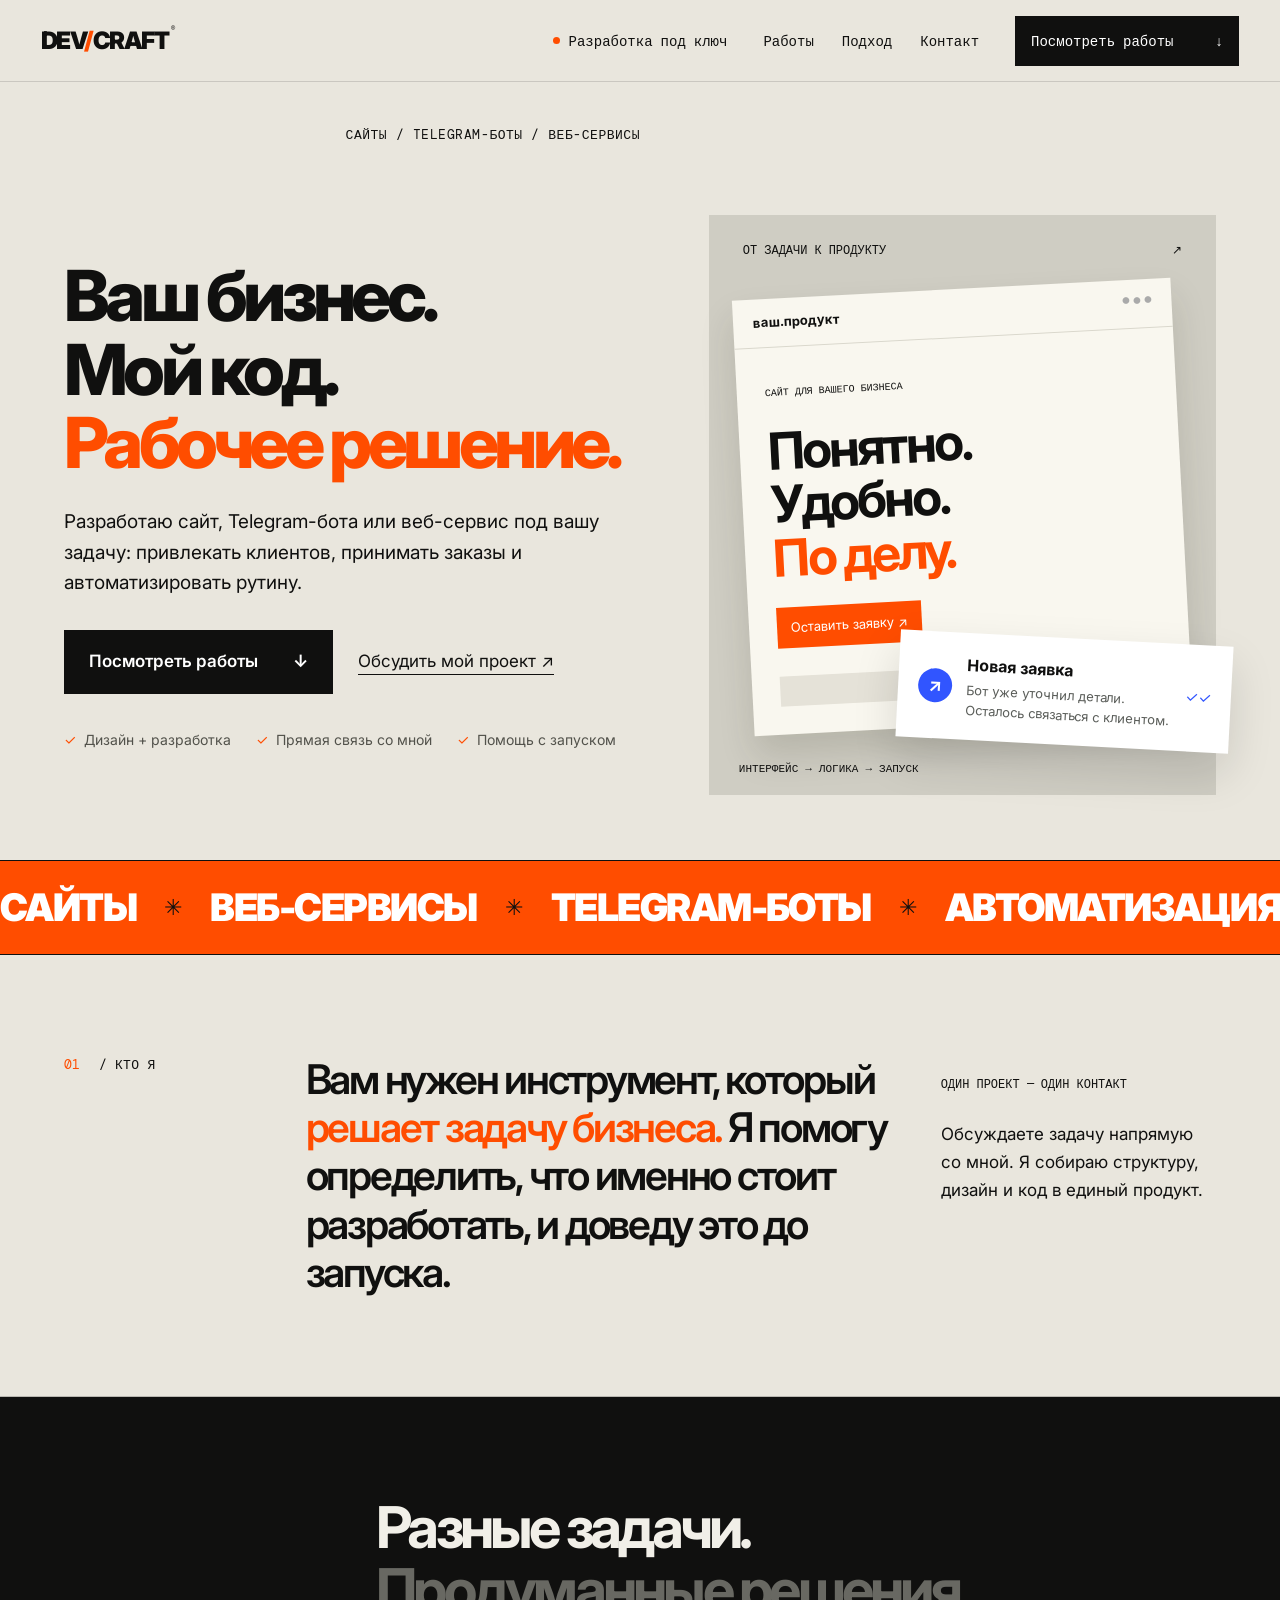
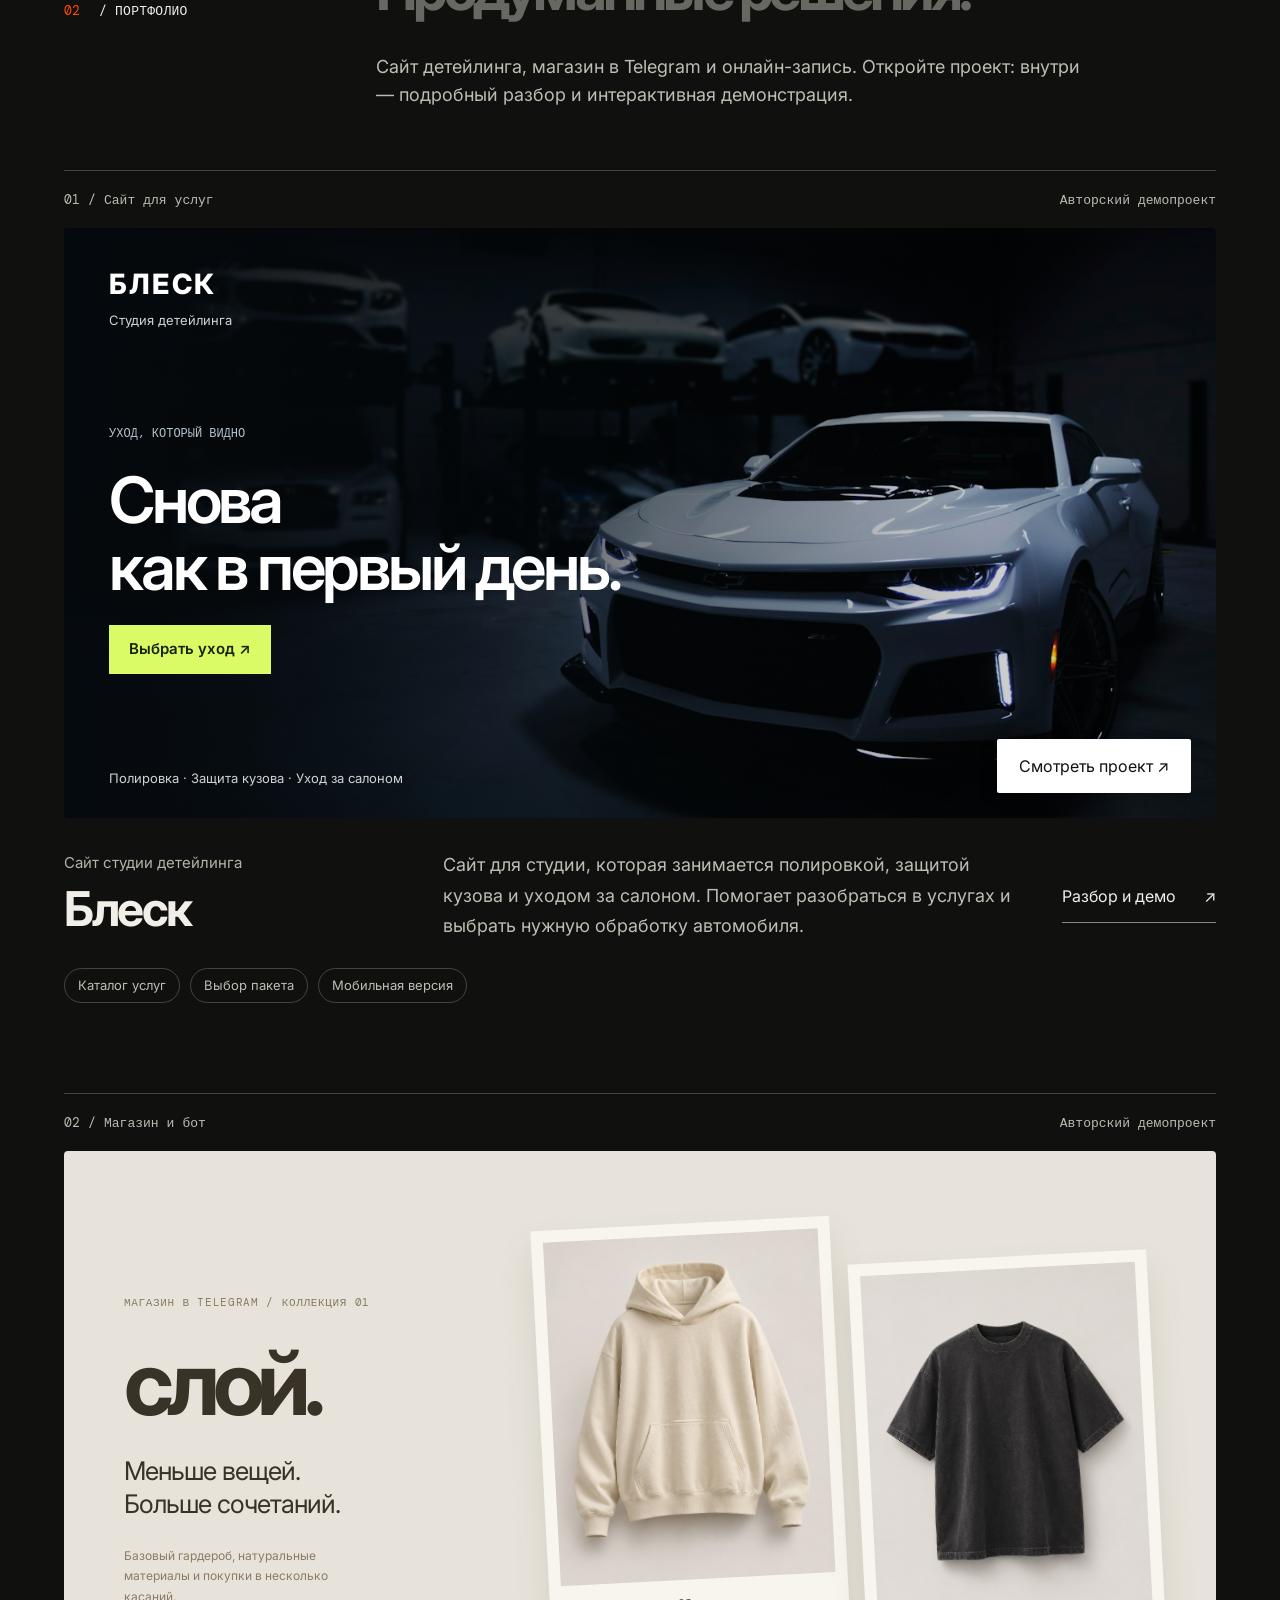
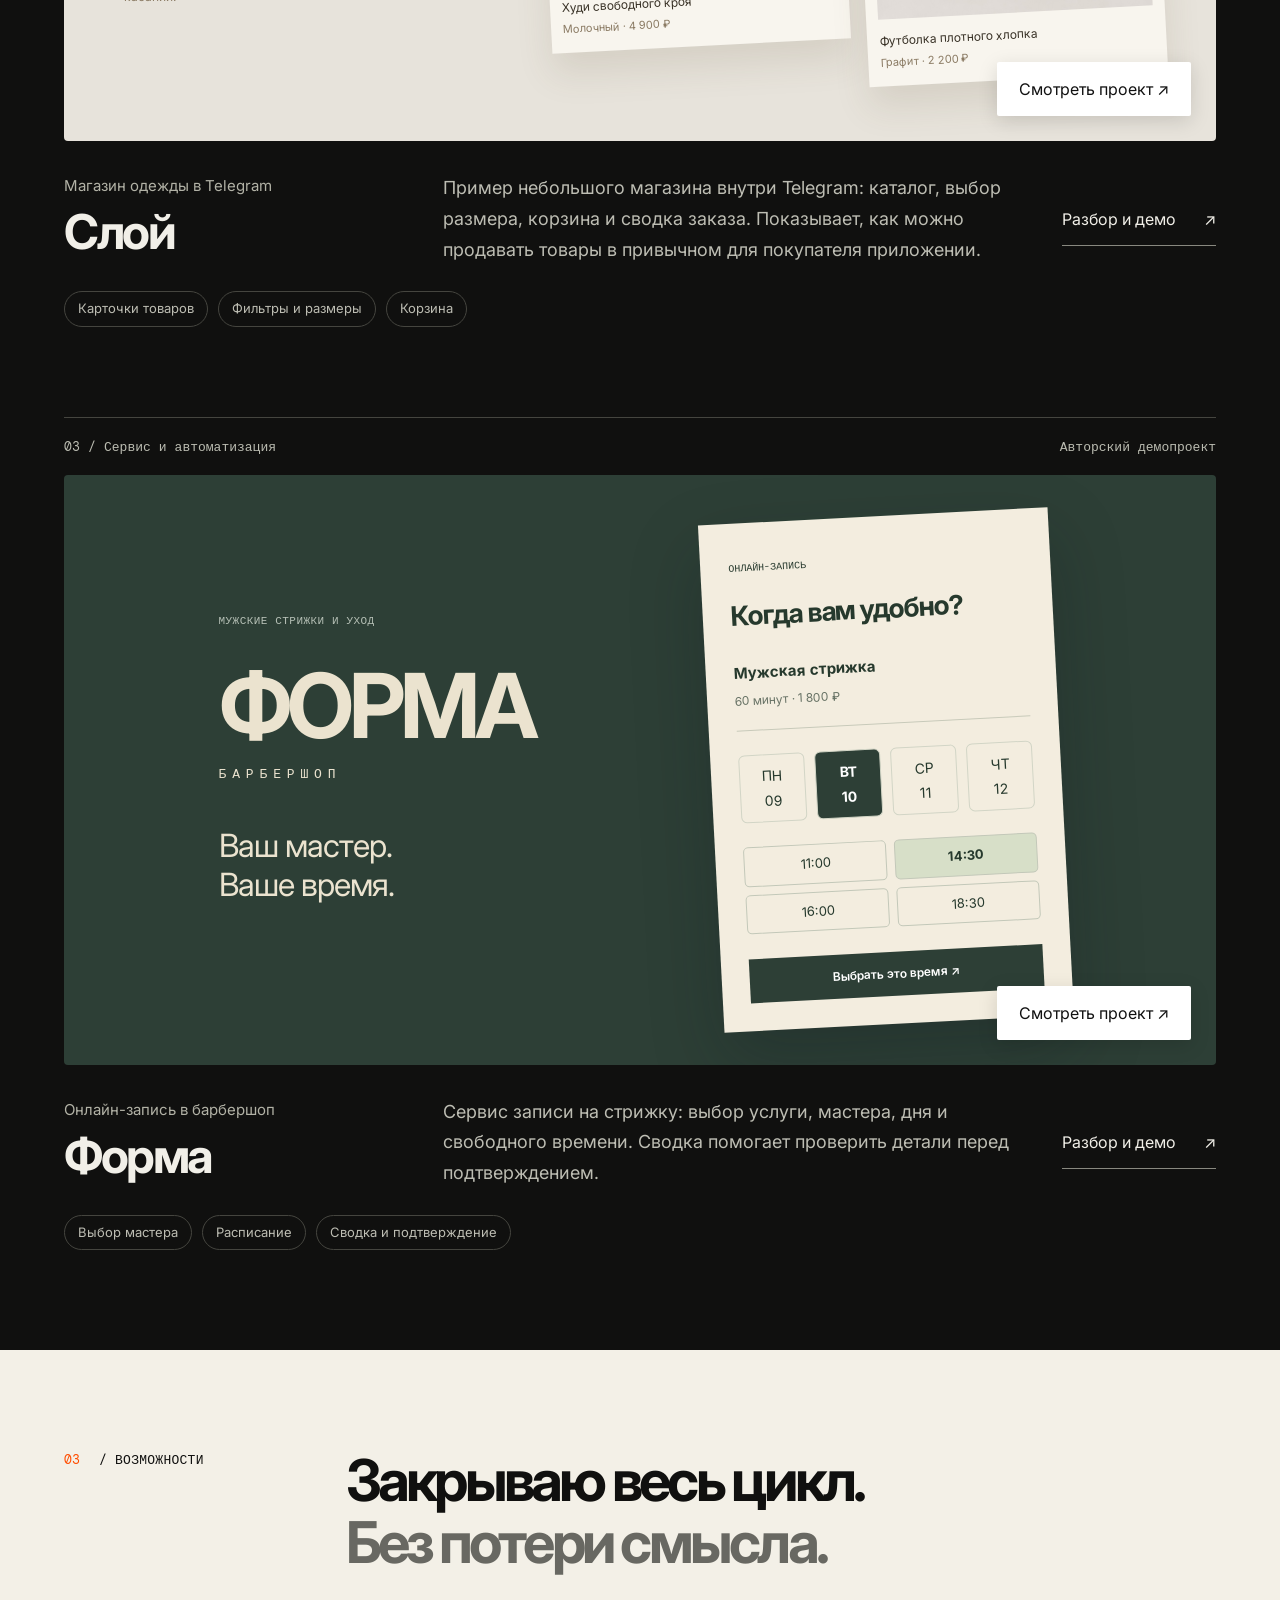
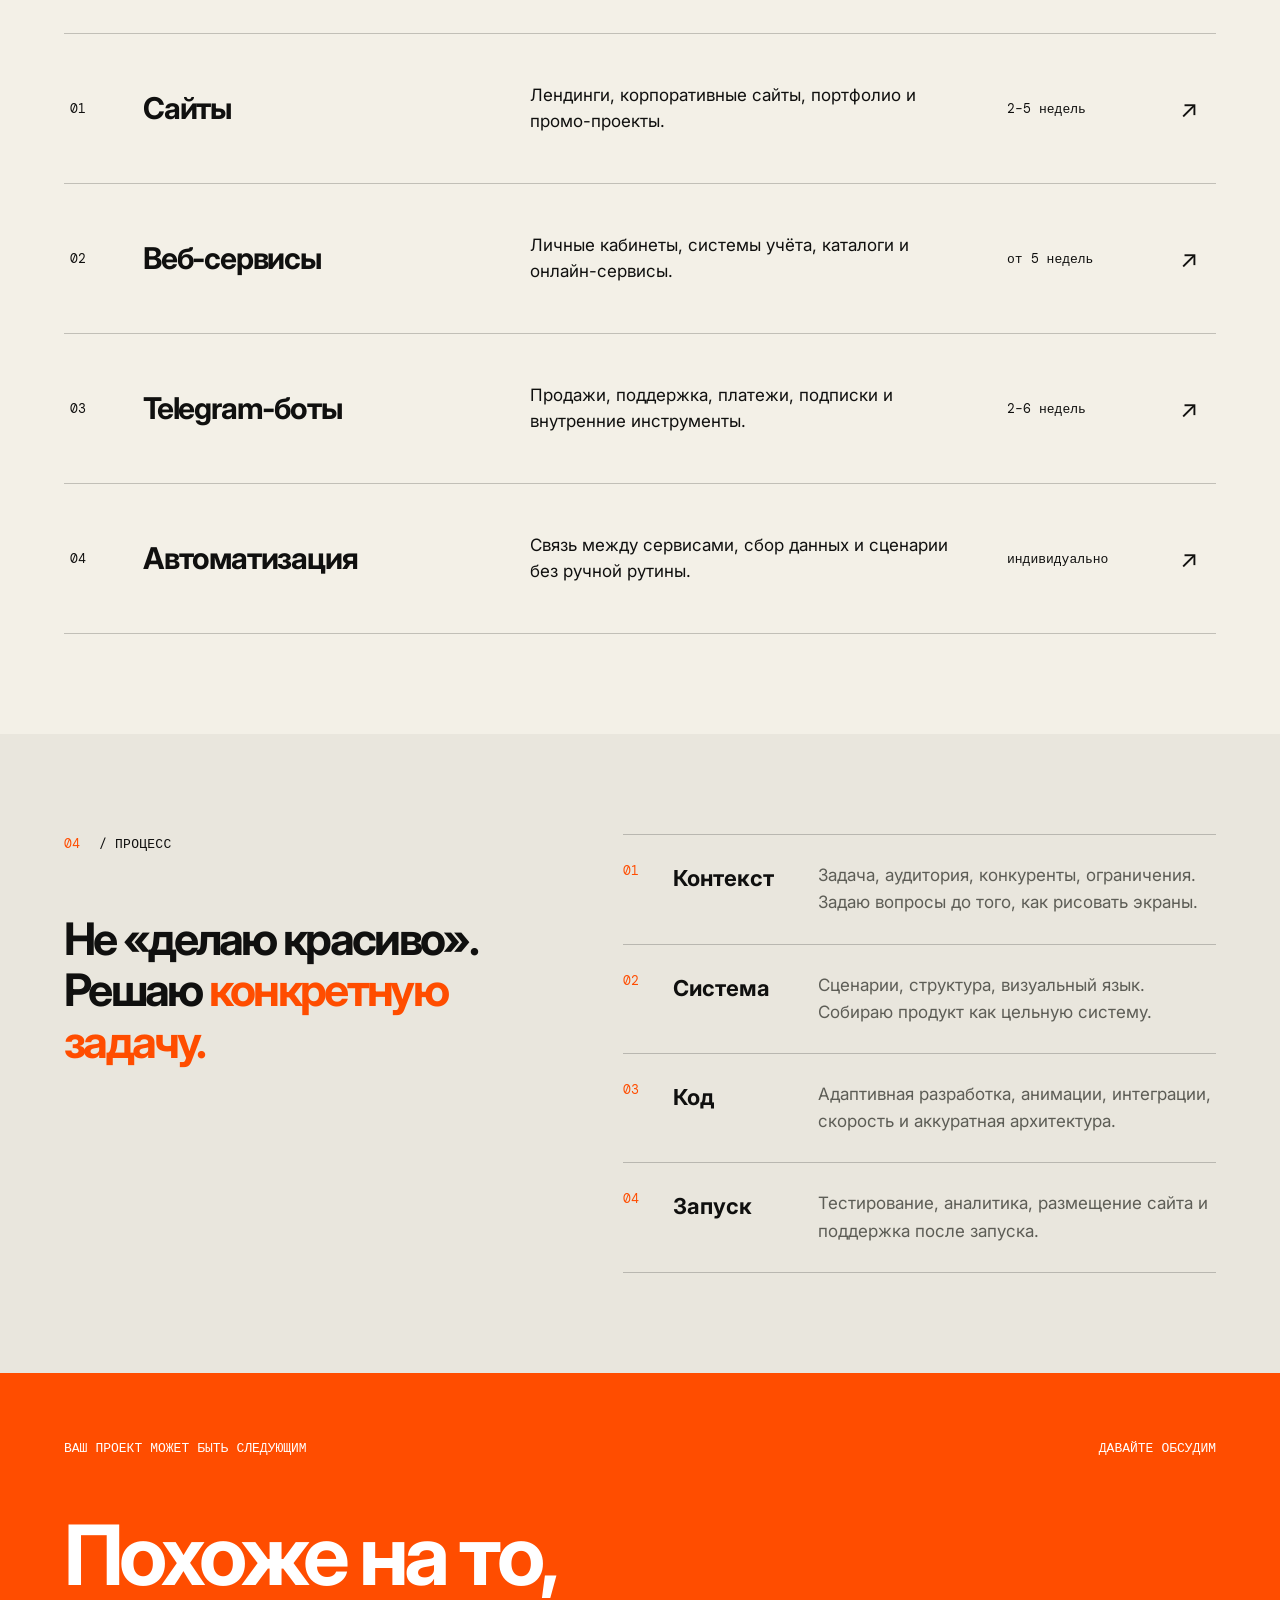
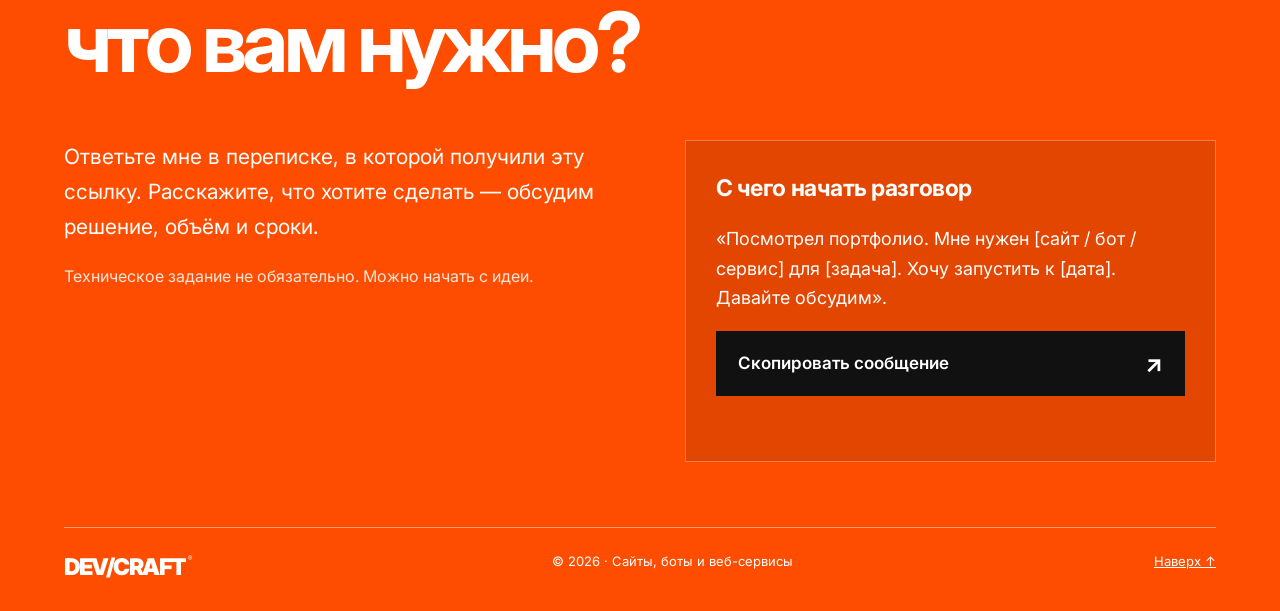
<file: index.html>
<!doctype html>
<html lang="ru">
<head>
  <meta charset="UTF-8">
  <meta name="viewport" content="width=device-width,initial-scale=1">
  <meta name="description" content="Full-stack разработка сайтов, веб-сервисов, Telegram-ботов и автоматизации.">
  <meta name="theme-color" content="#e9e6dd">
  <title>DEV/CRAFT — сайты и Telegram-боты под вашу задачу</title>
  <link rel="preconnect" href="https://fonts.googleapis.com"><link rel="preconnect" href="https://fonts.gstatic.com" crossorigin>
  <link href="https://fonts.googleapis.com/css2?family=DM+Mono:wght@300;400;500&family=Inter:wght@400;500;600;700;800;900&display=swap" rel="stylesheet">
  <link rel="stylesheet" href="styles.css?v=4">
  <link rel="stylesheet" href="readable.css?v=4">
  <link rel="stylesheet" href="projects.css?v=4"><link rel="stylesheet" href="polish.css?v=4">
</head>
<body>
  <div class="load-screen" aria-hidden="true"><div class="load-mark">DEV<span>/</span>CRAFT</div><div class="load-count">00</div></div>
  <div class="scroll-meter" aria-hidden="true"></div>
  <header class="topbar">
    <a class="brand" href="#home">DEV<span>/</span>CRAFT<sup>®</sup></a>
    <div class="top-status"><i></i> Разработка под ключ</div>
    <nav aria-label="Основная навигация"><a href="#work">Работы</a><a href="#about">Подход</a><a href="#contact">Контакт</a></nav>
    <a class="mini-cta magnetic" href="#work"><span>Посмотреть работы</span><b>↓</b></a>
  </header>

  <main>
    <section class="hero" id="home">
      <div class="hero-meta mono"><span>САЙТЫ / TELEGRAM-БОТЫ / ВЕБ-СЕРВИСЫ</span></div>
      <div class="sales-hero">
        <div class="sales-copy"><h1>Ваш бизнес.<br>Мой код.<br><em>Рабочее решение.</em></h1><p>Разработаю сайт, Telegram-бота или веб-сервис под вашу задачу: привлекать клиентов, принимать заказы и автоматизировать рутину.</p><div class="hero-actions"><a class="primary-cta magnetic" href="#work">Посмотреть работы <b>↓</b></a><a class="text-cta" href="#contact">Обсудить мой проект ↗</a></div><div class="hero-assurance"><span>Дизайн + разработка</span><span>Прямая связь со мной</span><span>Помощь с запуском</span></div></div>
        <div class="hero-preview" aria-label="Примеры направлений разработки"><div class="preview-top mono"><span>ОТ ЗАДАЧИ К ПРОДУКТУ</span><span>↗</span></div><div class="preview-window"><div class="preview-nav"><b>ваш.продукт</b><span>● ● ●</span></div><div class="preview-body"><span class="preview-label">САЙТ ДЛЯ ВАШЕГО БИЗНЕСА</span><strong>Понятно.<br>Удобно.<br><em>По делу.</em></strong><div class="preview-button">Оставить заявку ↗</div><div class="preview-blocks"><i></i><i></i><i></i></div></div></div><div class="preview-bot"><div class="bot-avatar">↗</div><div><b>Новая заявка</b><span>Бот уже уточнил детали.<br>Осталось связаться с клиентом.</span></div><i>✓✓</i></div><div class="preview-caption mono">ИНТЕРФЕЙС → ЛОГИКА → ЗАПУСК</div></div>
      </div>
    </section>

    <section class="marquee" aria-label="Направления работы"><div><span>САЙТЫ</span><i>✳</i><span>ВЕБ-СЕРВИСЫ</span><i>✳</i><span>TELEGRAM-БОТЫ</span><i>✳</i><span>АВТОМАТИЗАЦИЯ</span><i>✳</i><span>САЙТЫ</span><i>✳</i><span>ВЕБ-СЕРВИСЫ</span><i>✳</i><span>TELEGRAM-БОТЫ</span><i>✳</i><span>АВТОМАТИЗАЦИЯ</span><i>✳</i></div></section>

    <section class="intro pad" id="about">
      <div class="section-label mono"><span>01</span> / КТО Я</div>
      <div class="intro-copy reveal-lines">Вам нужен инструмент, который <em>решает задачу бизнеса.</em> Я помогу определить, что именно стоит разработать, и доведу это до запуска.</div>
      <div class="intro-aside"><span class="mono">ОДИН ПРОЕКТ — ОДИН КОНТАКТ</span><p>Обсуждаете задачу напрямую со мной. Я собираю структуру, дизайн и код в единый продукт.</p></div>
    </section>

    <section class="work pad" id="work">
      <div class="work-head"><div class="section-label mono"><span>02</span> / ПОРТФОЛИО</div><h2>Разные задачи.<br><i>Продуманные решения.</i></h2><p>Сайт детейлинга, магазин в Telegram и онлайн-запись. Откройте проект: внутри — подробный разбор и интерактивная демонстрация.</p></div>
      <div id="portfolio-projects"></div>

    </section>

    <section class="services pad"><div class="services-head"><div class="section-label mono"><span>03</span> / ВОЗМОЖНОСТИ</div><h2>Закрываю весь цикл.<br><i>Без потери смысла.</i></h2></div><div class="service-rows"><article><span class="mono">01</span><h3>Сайты</h3><p>Лендинги, корпоративные сайты, портфолио и промо-проекты.</p><b>2–5 недель</b><i>↗</i></article><article><span class="mono">02</span><h3>Веб-сервисы</h3><p>Личные кабинеты, системы учёта, каталоги и онлайн-сервисы.</p><b>от 5 недель</b><i>↗</i></article><article><span class="mono">03</span><h3>Telegram-боты</h3><p>Продажи, поддержка, платежи, подписки и внутренние инструменты.</p><b>2–6 недель</b><i>↗</i></article><article><span class="mono">04</span><h3>Автоматизация</h3><p>Связь между сервисами, сбор данных и сценарии без ручной рутины.</p><b>индивидуально</b><i>↗</i></article></div></section>

    <section class="method pad"><div class="method-left"><div class="section-label mono"><span>04</span> / ПРОЦЕСС</div><h2>Не «делаю красиво».<br>Решаю <i>конкретную задачу.</i></h2></div><div class="method-steps"><div><span>01</span><h3>Контекст</h3><p>Задача, аудитория, конкуренты, ограничения. Задаю вопросы до того, как рисовать экраны.</p></div><div><span>02</span><h3>Система</h3><p>Сценарии, структура, визуальный язык. Собираю продукт как цельную систему.</p></div><div><span>03</span><h3>Код</h3><p>Адаптивная разработка, анимации, интеграции, скорость и аккуратная архитектура.</p></div><div><span>04</span><h3>Запуск</h3><p>Тестирование, аналитика, размещение сайта и поддержка после запуска.</p></div></div></section>

    <section class="contact" id="contact"><div class="contact-kicker mono"><span>ВАШ ПРОЕКТ МОЖЕТ БЫТЬ СЛЕДУЮЩИМ</span><span>ДАВАЙТЕ ОБСУДИМ</span></div><h2>Похоже на то,<br><i>что вам нужно?</i></h2><div class="contact-bottom"><div><p>Ответьте мне в переписке, в которой получили эту ссылку. Расскажите, что хотите сделать — обсудим решение, объём и сроки.</p><span class="contact-hint">Техническое задание не обязательно. Можно начать с идеи.</span></div><div class="brief-box"><h3>С чего начать разговор</h3><p>«Посмотрел портфолио. Мне нужен [сайт / бот / сервис] для [задача]. Хочу запустить к [дата]. Давайте обсудим».</p><button class="contact-button" id="copy-brief" type="button"><span>Скопировать сообщение</span><b>↗</b></button><span class="copy-status" role="status" aria-live="polite"></span></div></div><footer><a class="brand" href="#home">DEV<span>/</span>CRAFT<sup>®</sup></a><span>© 2026 · Сайты, боты и веб-сервисы</span><a href="#home">Наверх ↑</a></footer></section>
  </main>
  <script src="shop.js?v=4"></script><script src="projects.js?v=4"></script>
  <script src="script.js?v=4"></script>
</body>
</html>
</file>
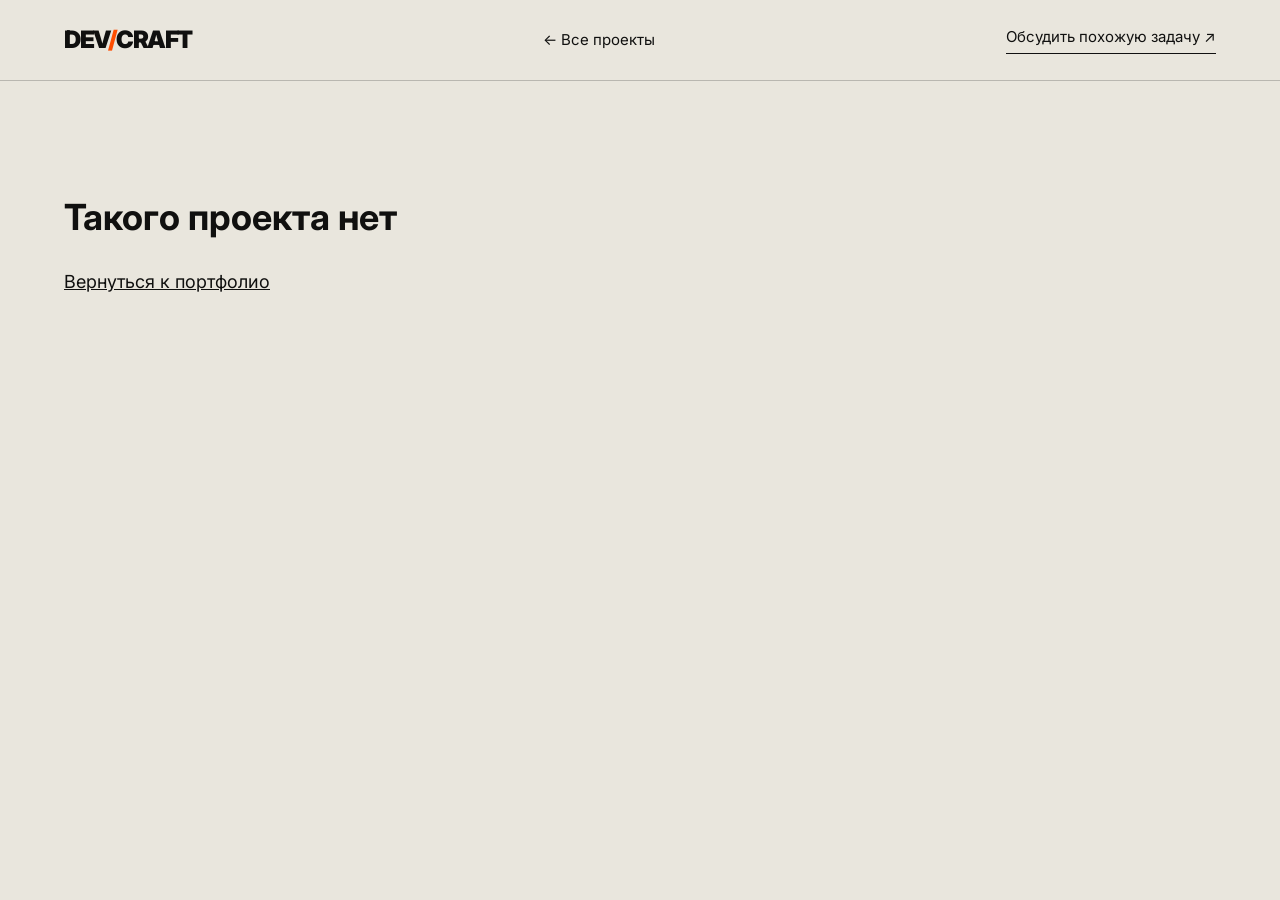
<file: project.html>
<!doctype html>
<html lang="ru"><head><meta charset="UTF-8"><meta name="viewport" content="width=device-width,initial-scale=1"><meta name="theme-color" content="#e9e6dd"><meta name="description" content="Подробный разбор демонстрационного проекта: задача, решение и работа интерфейса."><title>Проект — DEV/CRAFT</title><link rel="preconnect" href="https://fonts.googleapis.com"><link rel="preconnect" href="https://fonts.gstatic.com" crossorigin><link href="https://fonts.googleapis.com/css2?family=DM+Mono:wght@400;500&family=Inter:wght@400;500;600;700;800;900&display=swap" rel="stylesheet"><link rel="stylesheet" href="styles.css?v=4"><link rel="stylesheet" href="readable.css?v=4"><link rel="stylesheet" href="projects.css?v=4"><link rel="stylesheet" href="polish.css?v=4"></head>
<body class="project-page"><header class="detail-nav"><a class="brand" href="index.html#work">DEV<span>/</span>CRAFT</a><a href="index.html#work">← Все проекты</a><a class="detail-contact" href="index.html#contact">Обсудить похожую задачу ↗</a></header><main id="project-detail"></main><noscript><p>Включите JavaScript, чтобы посмотреть интерактивную демонстрацию. <a href="index.html#work">Вернуться к портфолио</a>.</p></noscript><script src="shop.js?v=4"></script><script src="projects.js?v=4"></script></body></html>
</file>
<file: styles.css>
:root{--paper:#e9e6dd;--ink:#10100f;--orange:#ff4d00;--blue:#3155ff;--line:rgba(16,16,15,.22);--mono:"DM Mono",monospace;--sans:"Inter",Arial,sans-serif}*{box-sizing:border-box}html{scroll-behavior:smooth}body{margin:0;background:var(--paper);color:var(--ink);font-family:var(--sans);overflow-x:hidden}.mono{font-family:var(--mono)}a{color:inherit}.load-screen{position:fixed;inset:0;background:var(--ink);color:#fff;z-index:1000;display:flex;justify-content:space-between;align-items:flex-end;padding:38px;transition:clip-path .9s cubic-bezier(.77,0,.18,1);clip-path:inset(0)}.load-screen.done{clip-path:inset(0 0 100% 0);pointer-events:none}.load-mark{font-weight:900;font-size:26px;letter-spacing:-2px}.load-mark span,.brand span{color:var(--orange)}.load-count{font:500 clamp(70px,15vw,200px)/.8 var(--mono);letter-spacing:-.09em}.scroll-meter{position:fixed;top:0;left:0;height:3px;width:0;background:var(--orange);z-index:101}.topbar{height:82px;position:fixed;z-index:50;top:0;left:0;right:0;padding:0 3.2vw;display:grid;grid-template-columns:1fr 1fr 1fr auto;align-items:center;border-bottom:1px solid rgba(16,16,15,.14);background:rgba(233,230,221,.82);backdrop-filter:blur(16px)}.brand{text-decoration:none;font-weight:900;letter-spacing:-1.5px;font-size:19px}.brand sup{font:7px var(--mono);vertical-align:top;margin-left:3px}.top-status{font:10px var(--mono);display:flex;gap:9px;align-items:center}.top-status i{width:7px;height:7px;background:var(--orange);border-radius:50%;animation:pulse 1.8s infinite}.topbar nav{display:flex;gap:28px}.topbar nav a{text-decoration:none;font:11px var(--mono);position:relative}.topbar nav a:after{content:"";position:absolute;left:0;bottom:-5px;width:0;height:1px;background:currentColor;transition:.25s}.topbar nav a:hover:after{width:100%}.mini-cta{width:190px;height:44px;background:var(--ink);color:#fff;text-decoration:none;display:flex;align-items:center;justify-content:space-between;padding:0 16px;font:11px var(--mono);transition:background .2s}.mini-cta:hover{background:var(--orange)}.hero{min-height:100vh;padding:120px 3.2vw 32px;position:relative;display:flex;flex-direction:column;justify-content:space-between;overflow:hidden}.hero-meta{display:grid;grid-template-columns:1fr 1fr 1fr;font-size:9px;letter-spacing:.04em}.hero-meta span:nth-child(2){text-align:center}.hero-meta span:last-child{text-align:right}.hero-title{margin-top:5vh}.title-row{height:clamp(82px,12.3vw,178px);display:flex;align-items:center;position:relative;overflow:hidden}.word{display:block;font-size:clamp(74px,14vw,204px);line-height:.78;font-weight:900;letter-spacing:-.09em;transform:translateY(110%);animation:wordIn 1s cubic-bezier(.16,1,.3,1) forwards}.title-row:nth-child(2) .word{animation-delay:.08s}.title-row:nth-child(3) .word{animation-delay:.16s}.asterisk{font-size:clamp(42px,7vw,100px);color:var(--orange);margin-left:auto;animation:spin 12s linear infinite}.title-indent{padding-left:11vw}.outline{color:transparent;-webkit-text-stroke:2px var(--ink)}.title-last{justify-content:space-between}.title-last .word{font-size:clamp(60px,10.8vw,158px)}.tiny-copy{font:11px/1.55 var(--mono);max-width:260px;margin-left:3vw}.hero-foot{display:flex;align-items:end;justify-content:space-between}.scroll-pill{width:112px;height:112px;border-radius:50%;border:1px solid var(--ink);text-decoration:none;display:flex;align-items:center;justify-content:center;gap:14px;font:10px var(--mono);transition:.3s}.scroll-pill b{font-size:20px}.scroll-pill:hover{color:#fff;background:var(--orange);border-color:var(--orange);transform:rotate(-7deg)}.hero-stack{display:flex;gap:16px;font-size:8px}.hero-stack span{border:1px solid var(--line);padding:9px 12px;border-radius:50px}.hero-orbit{position:absolute;right:8vw;top:18%;width:130px;height:130px;display:grid;place-items:center}.hero-orbit svg{position:absolute;inset:0;animation:spin 15s linear infinite}.hero-orbit text{font:8px var(--mono);letter-spacing:.15em}.hero-orbit i{font-style:normal;font-size:30px}.marquee{background:var(--orange);color:#fff;overflow:hidden;border-block:1px solid var(--ink);padding:18px 0}.marquee div{width:max-content;display:flex;align-items:center;animation:marquee 22s linear infinite}.marquee span{font-weight:900;font-size:38px;letter-spacing:-.04em}.marquee i{font-style:normal;color:var(--ink);font-size:22px;margin:0 28px}.pad{padding:140px 3.2vw}.section-label{font-size:10px;display:flex;gap:18px}.section-label span{color:var(--orange)}.intro{display:grid;grid-template-columns:1fr 4fr 1.3fr;gap:6vw;align-items:start;border-bottom:1px solid var(--line)}.intro-copy{font-size:clamp(36px,5vw,73px);font-weight:600;line-height:1.04;letter-spacing:-.055em}.intro-copy em{font-style:normal;color:var(--orange)}.intro-aside{padding-top:13px}.intro-aside>span{font-size:8px}.intro-aside p{font-size:14px;line-height:1.65;margin-top:25px}.work{background:var(--ink);color:#f1efe8}.work-head{display:grid;grid-template-columns:1fr 3fr 1.2fr;gap:4vw;align-items:end;margin-bottom:110px}.work-head h2,.services-head h2{font-size:clamp(45px,7vw,102px);line-height:.95;letter-spacing:-.065em;margin:0}.work-head h2 i,.services-head h2 i{font-style:normal;color:#686862}.work-head p{font-size:13px;line-height:1.6;color:#99998f}.project{margin-bottom:160px}.project-top{height:48px;border-top:1px solid #3a3a36;display:grid;grid-template-columns:1fr 1fr 1fr;align-items:center;font-size:8px}.project-top span:nth-child(2){text-align:center}.project-top span:last-child{text-align:right}.project-stage{height:min(70vw,760px);position:relative;overflow:hidden}.atlas-stage{background:#ff6331;display:grid;place-items:center}.stage-noise{position:absolute;inset:0;background-image:radial-gradient(rgba(255,255,255,.35) 1px,transparent 1px);background-size:12px 12px;mask-image:linear-gradient(120deg,#000,transparent 75%)}.atlas-app{width:84%;height:74%;background:#f7f7f4;color:#161613;border-radius:5px;box-shadow:0 45px 100px rgba(60,12,0,.35);display:grid;grid-template-columns:70px 1fr;transform:perspective(1200px) rotateX(3deg) rotateY(-4deg)}.atlas-app aside{background:#151714;color:#fff;display:flex;flex-direction:column;align-items:center;padding:22px 0;gap:22px}.atlas-logo{font-weight:900;font-size:19px;margin-bottom:14px}.atlas-app aside button{width:34px;height:34px;border:0;background:transparent;color:#8b8f88;border-radius:5px}.atlas-app aside button.active{background:#ff6331;color:white}.atlas-app aside i{flex:1}.atlas-content{padding:24px 30px;overflow:hidden}.atlas-content header{display:flex;align-items:center;gap:20px}.atlas-content header>div:first-child{display:flex;flex-direction:column;gap:4px}.atlas-content header small{font:7px var(--mono);color:#888}.atlas-content header b{font-size:15px}.atlas-search{margin-left:auto;background:#eeefeb;border-radius:4px;padding:11px 18px;color:#999;font-size:9px;width:190px}.atlas-user{width:34px;height:34px;border-radius:50%;background:#dfe5df;display:grid;place-items:center;font-size:9px}.atlas-metrics{display:grid;grid-template-columns:repeat(3,1fr);gap:10px;margin:26px 0}.atlas-metrics>div{border:1px solid #dedfd9;padding:14px;display:grid;grid-template-columns:1fr auto}.atlas-metrics span{grid-column:1/-1;font-size:8px;color:#777}.atlas-metrics b{font-size:29px;margin-top:10px}.atlas-metrics small{font-size:7px;color:#498c57;align-self:end}.atlas-grid{display:grid;grid-template-columns:1.4fr 1fr;gap:12px;height:52%}.map-card,.chart-card{border:1px solid #dedfd9;padding:15px;position:relative;overflow:hidden}.map-card>span,.chart-card>span{font:7px var(--mono)}.map-lines{position:absolute;inset:35px 10px 23px;background:linear-gradient(20deg,transparent 45%,#d4d8d1 46%,#d4d8d1 47%,transparent 48%),linear-gradient(-15deg,transparent 55%,#d4d8d1 56%,#d4d8d1 57%,transparent 58%)}.map-lines i{position:absolute;width:70%;height:1px;background:#ff6331;left:10%;top:50%;transform:rotate(-15deg)}.map-lines i:nth-child(2){width:55%;transform:rotate(22deg);top:35%;left:30%}.map-lines b{position:absolute;width:8px;height:8px;background:#ff6331;border:2px solid white;border-radius:50%;left:19%;top:58%;box-shadow:0 0 0 2px #ff6331}.map-lines b:nth-of-type(2){left:54%;top:39%}.map-lines b:nth-of-type(3){left:78%;top:53%}.map-card small{position:absolute;bottom:11px;font-size:7px;color:#888}.chart-card svg{width:100%;margin-top:25px}.chart-card path{fill:none;stroke:#ff6331;stroke-width:3}.chart-card path.ghost{stroke:#bfc4bb;stroke-width:1}.chart-card b{position:absolute;right:16px;top:38px;font-size:23px}.float-tag{position:absolute;background:#fff;color:#111;padding:12px 17px;font-size:8px;box-shadow:0 12px 28px #8c250042}.tag-one{left:3%;top:19%;transform:rotate(-8deg)}.tag-two{right:4%;bottom:18%;transform:rotate(7deg);background:#151714;color:white}.project-bottom{display:grid;grid-template-columns:1.4fr 1fr auto;gap:50px;align-items:end;padding:28px 0;border-bottom:1px solid #3a3a36}.project-bottom h3{font-size:46px;letter-spacing:-.05em;margin:0}.project-bottom sup{font:8px var(--mono);color:var(--orange)}.project-bottom p{font-size:13px;line-height:1.6;color:#99998f;margin:0}.open-case{background:none;color:#fff;border:1px solid #55554f;padding:15px 18px;display:flex;gap:28px;font:9px var(--mono);cursor:pointer}.open-case:hover{background:#fff;color:#111}.pulse-stage{background:#3155ff;display:grid;grid-template-columns:1fr 1fr;align-items:center;padding:8% 9%}.pulse-copy{z-index:2}.pulse-copy small{font-size:8px;color:#bac5ff}.pulse-copy h3{font-size:clamp(42px,6vw,84px);line-height:.95;letter-spacing:-.06em;margin:35px 0}.pulse-copy h3 i{font-style:normal;color:#b8c4ff}.pulse-pills{display:flex;flex-wrap:wrap;gap:8px}.pulse-pills span{border:1px solid #899cff;border-radius:50px;padding:10px 14px;font-size:9px}.phone-shell{justify-self:center;width:310px;background:#eef2f5;color:#121518;border:9px solid #101212;border-radius:43px;padding:12px 12px 17px;box-shadow:0 50px 100px #162791;transform:rotate(5deg);z-index:2}.phone-bar{display:flex;justify-content:space-between;font-size:9px;padding:4px 9px 12px}.phone-bar i{width:73px;height:18px;border-radius:20px;background:#111;margin-top:-7px}.tg-head{display:grid;grid-template-columns:18px 35px 1fr auto;gap:9px;align-items:center;border-bottom:1px solid #d9dfe2;padding:8px}.bot-avatar{width:34px;height:34px;border-radius:50%;background:#3155ff;color:white;display:grid;place-items:center;font-weight:700}.tg-head>div:nth-child(3){display:flex;flex-direction:column;font-size:10px}.tg-head small{color:#6b767c;font-size:7px}.tg-date{text-align:center;font-size:7px;color:#6e777d;margin:13px}.tg-msg{max-width:88%;padding:11px;border-radius:11px;margin:8px 0;font-size:9px}.bot-msg{background:white;display:flex;flex-direction:column;gap:8px}.user-msg{background:#d8f7c8;margin-left:auto}.budget-line{height:5px;background:#e5e9e6;border-radius:5px}.budget-line i{display:block;width:62%;height:100%;background:#3155ff;border-radius:5px}.budget-grid{display:grid;grid-template-columns:1fr 1fr;border-top:1px solid #eee;padding-top:8px}.budget-grid span{font-size:7px;color:#788}.budget-grid b{display:block;color:#111;margin-top:4px}.mini-bars{height:42px;display:flex;align-items:end;gap:4px}.mini-bars i{flex:1;background:#3155ff;border-radius:3px 3px 0 0}.mini-bars i:nth-child(1){height:35%}.mini-bars i:nth-child(2){height:65%}.mini-bars i:nth-child(3){height:45%}.mini-bars i:nth-child(4){height:90%}.mini-bars i:nth-child(5){height:55%}.mini-bars i:nth-child(6){height:72%}.mini-bars i:nth-child(7){height:48%}.chart-msg small{color:#2b9457}.tg-keyboard{display:flex;gap:5px;margin-top:13px}.tg-keyboard button{flex:1;border:0;background:white;padding:9px;border-radius:7px;font-size:8px;color:#3155ff}.pulse-orb{position:absolute;width:35vw;height:35vw;border:1px solid #6680ff;border-radius:50%;right:5%;top:18%;box-shadow:0 0 0 80px rgba(255,255,255,.03),0 0 0 160px rgba(255,255,255,.02);animation:float 6s ease-in-out infinite}.forma-stage{background:#d9ff43;display:grid;place-items:center}.forma-site{width:86%;height:78%;background:#f6f2e9;color:#111;padding:25px 30px;box-shadow:0 45px 100px #657a1090;transform:rotate(-2deg);display:flex;flex-direction:column}.forma-site nav{display:flex;justify-content:space-between;font:8px var(--mono)}.forma-site nav b{font:900 17px var(--sans)}.forma-site nav i{font-style:normal}.forma-hero{flex:1;position:relative;padding-top:6%}.forma-hero>span{font-size:7px}.forma-hero h3{font-size:clamp(50px,8.5vw,130px);line-height:.78;letter-spacing:-.09em;margin:4% 0 0;position:relative;z-index:2}.forma-hero h3 i{font-style:normal;-webkit-text-stroke:2px #111;color:transparent}.forma-object{position:absolute;width:28%;aspect-ratio:1;right:4%;top:16%;border-radius:50%;background:conic-gradient(from 90deg,#111,#777,#fff,#111);filter:contrast(1.5);animation:spin 12s linear infinite}.forma-object:after{content:"";position:absolute;inset:20%;background:#d9ff43;border-radius:50%}.forma-site footer{display:flex;justify-content:space-between;font:7px var(--mono)}.forma-word{position:absolute;right:-12%;bottom:3%;font:500 11px var(--mono);letter-spacing:.5em;color:#617500;transform:rotate(-90deg);transform-origin:left}.services{background:#f3f0e7}.services-head{display:grid;grid-template-columns:1fr 4fr;gap:5vw;margin-bottom:90px}.service-rows{border-top:1px solid var(--line)}.service-rows article{display:grid;grid-template-columns:70px 1.2fr 1fr 120px 30px;gap:28px;align-items:center;padding:32px 6px;border-bottom:1px solid var(--line);transition:.3s}.service-rows article:hover{background:var(--orange);color:#fff;padding-inline:24px}.service-rows span{font-size:9px}.service-rows h3{font-size:34px;letter-spacing:-.04em;margin:0}.service-rows p{font-size:12px;line-height:1.5}.service-rows b{font:9px var(--mono);font-weight:400}.service-rows i{font-style:normal;font-size:24px}.method{display:grid;grid-template-columns:1fr 1.3fr;gap:8vw}.method-left h2{font-size:clamp(42px,5.3vw,78px);line-height:1;letter-spacing:-.06em;margin:60px 0}.method-left h2 i{font-style:normal;color:var(--orange)}.method-steps{border-top:1px solid var(--line)}.method-steps>div{display:grid;grid-template-columns:50px 160px 1fr;gap:20px;border-bottom:1px solid var(--line);padding:27px 0}.method-steps span{font:9px var(--mono);color:var(--orange)}.method-steps h3{margin:0;font-size:19px}.method-steps p{margin:0;font-size:12px;line-height:1.6;color:#5d5d56}.contact{background:var(--orange);color:#fff;min-height:100vh;padding:80px 3.2vw 30px;display:flex;flex-direction:column;justify-content:space-between}.contact-kicker{display:flex;justify-content:space-between;font-size:9px}.contact h2{font-size:clamp(90px,16vw,240px);letter-spacing:-.1em;line-height:.71;margin:10vh 0}.contact h2 i{font-style:normal;color:transparent;-webkit-text-stroke:2px white;margin-left:14vw}.contact-bottom{display:grid;grid-template-columns:1fr auto 1fr;align-items:center;gap:40px}.contact-bottom p{max-width:430px;font-size:17px;line-height:1.5}.contact-button{width:190px;height:190px;border-radius:50%;background:#111;color:#fff;text-decoration:none;display:flex;align-items:center;justify-content:center;gap:20px;font:11px var(--mono)}.contact-button b{font-size:24px}.contact-bottom small{font:8px var(--mono);text-align:right}.contact footer{border-top:1px solid rgba(255,255,255,.45);margin-top:80px;padding-top:25px;display:flex;justify-content:space-between;font:8px var(--mono)}.contact footer .brand{font-family:var(--sans);font-size:18px}.case-modal{width:min(720px,calc(100% - 28px));border:0;background:var(--paper);padding:55px;color:var(--ink);box-shadow:0 40px 120px #000}.case-modal::backdrop{background:rgba(0,0,0,.8);backdrop-filter:blur(8px)}.close-modal{position:absolute;right:18px;top:15px;border:0;background:none;font-size:30px;cursor:pointer}.modal-body small{font:9px var(--mono);color:var(--orange)}.modal-body h3{font-size:58px;letter-spacing:-.06em;margin:16px 0}.modal-body p{font-size:16px;line-height:1.65}.modal-grid{display:grid;grid-template-columns:repeat(3,1fr);gap:8px;margin-top:35px}.modal-grid div{background:#dad8d0;padding:18px}.modal-grid b{display:block;font-size:23px}.modal-grid span{font:8px var(--mono)}.reveal{opacity:0;transform:translateY(45px);transition:opacity .8s,transform .8s cubic-bezier(.16,1,.3,1)}.reveal.in{opacity:1;transform:none}@keyframes wordIn{to{transform:translateY(0)}}@keyframes spin{to{transform:rotate(360deg)}}@keyframes marquee{to{transform:translateX(-50%)}}@keyframes pulse{50%{box-shadow:0 0 0 7px rgba(255,77,0,0)}}@keyframes float{50%{transform:translateY(-20px) scale(1.03)}}
@media(max-width:850px){.topbar{grid-template-columns:1fr auto;height:65px}.top-status,.topbar nav{display:none}.mini-cta{width:150px;height:39px}.hero{padding-top:100px;min-height:760px}.hero-meta{grid-template-columns:1fr 1fr}.hero-meta span:nth-child(2){text-align:right}.hero-meta span:last-child{display:none}.title-row{height:21vw;min-height:76px}.word{font-size:18vw}.title-indent{padding-left:0}.title-last{height:auto;flex-direction:column;align-items:flex-start;gap:30px}.title-last .word{font-size:14vw}.tiny-copy{order:2;margin:0}.hero-orbit{display:none}.hero-foot{margin-top:40px}.hero-stack{display:none}.marquee span{font-size:24px}.pad{padding:90px 18px}.intro{grid-template-columns:1fr}.intro-copy{font-size:39px}.intro-aside{max-width:390px}.work-head{grid-template-columns:1fr;margin-bottom:70px}.work-head h2{font-size:50px}.project{margin-bottom:100px}.project-stage{height:620px}.atlas-app{width:94%;height:70%;grid-template-columns:42px 1fr}.atlas-app aside{padding:12px 0;gap:10px}.atlas-app aside button{width:27px;height:27px}.atlas-content{padding:15px}.atlas-search{display:none}.atlas-metrics{grid-template-columns:1fr 1fr}.atlas-metrics>div:last-child{display:none}.atlas-grid{grid-template-columns:1fr}.chart-card{display:none}.project-bottom{grid-template-columns:1fr;gap:18px}.project-bottom h3{font-size:36px}.open-case{justify-self:start}.project-top span:nth-child(2){display:none}.project-top{grid-template-columns:1fr 1fr}.pulse-stage{grid-template-columns:1fr;padding:35px 18px;height:760px}.pulse-copy{align-self:start}.pulse-copy h3{font-size:47px;margin:18px 0}.phone-shell{width:270px;align-self:end;transform:rotate(3deg) scale(.9)}.pulse-orb{width:80vw;height:80vw;top:40%;right:-10%}.forma-site{width:94%;height:68%;padding:16px}.forma-site nav span{display:none}.forma-hero h3{font-size:17vw;margin-top:15%}.forma-object{width:45%;top:32%}.services-head{grid-template-columns:1fr;gap:45px}.services-head h2{font-size:50px}.service-rows article{grid-template-columns:35px 1fr 25px;gap:12px}.service-rows p,.service-rows b{grid-column:2/3}.service-rows h3{font-size:27px}.service-rows article>i{grid-column:3;grid-row:1}.method{grid-template-columns:1fr}.method-steps>div{grid-template-columns:35px 1fr}.method-steps p{grid-column:2}.contact{padding-inline:18px}.contact h2{font-size:23vw;line-height:.78}.contact h2 i{margin-left:4vw}.contact-bottom{grid-template-columns:1fr}.contact-button{width:140px;height:140px}.contact-bottom small{text-align:left}.contact footer{gap:18px;flex-wrap:wrap}.modal-grid{grid-template-columns:1fr}.case-modal{padding:45px 22px}.modal-body h3{font-size:42px}}@media(prefers-reduced-motion:reduce){*{scroll-behavior:auto!important;animation:none!important;transition:none!important}.word{transform:none}.reveal{opacity:1;transform:none}}
</file>
<file: readable.css>
/* Client-facing hierarchy: readable copy and a direct path from work to conversation. */
html{scroll-padding-top:105px}body{font-size:18px;line-height:1.5}.topbar{grid-template-columns:1fr auto auto auto;gap:36px}.topbar nav a,.top-status,.mini-cta{font-size:14px}.mini-cta{width:224px;height:50px}.brand{font-size:24px}.pad{padding:100px clamp(24px,5vw,110px)}.hero{padding:125px clamp(24px,5vw,110px) 65px;min-height:auto}.hero-meta{grid-template-columns:1fr 1fr;font-size:13px}.hero-meta span:nth-child(2){text-align:right}.sales-hero{display:grid;grid-template-columns:1.12fr 1fr;gap:6vw;align-items:center;padding-top:70px}.sales-copy h1{font-size:clamp(52px,5.5vw,92px);line-height:1.04;letter-spacing:-.065em;font-weight:800;margin:0 0 28px}.sales-copy h1 em{font-style:normal;color:var(--orange)}.sales-copy>p{font-size:clamp(19px,1.4vw,23px);line-height:1.6;max-width:640px;margin:0 0 32px}.hero-actions{display:flex;flex-wrap:wrap;gap:25px;align-items:center}.primary-cta{display:flex;align-items:center;gap:35px;background:var(--ink);color:white;padding:19px 25px;text-decoration:none;font-size:17px;font-weight:600}.text-cta{font-size:17px;text-underline-offset:7px}.hero-assurance{display:flex;flex-wrap:wrap;gap:12px 25px;margin-top:35px;color:#52524b;font-size:14px}.hero-assurance span:before{content:'✓';color:var(--orange);margin-right:8px}.hero-preview{position:relative;background:#cfcdc3;min-height:520px;padding:26px 34px 70px;perspective:1000px}.preview-top{display:flex;justify-content:space-between;font-size:12px;margin-bottom:30px}.preview-window{background:#f9f7ef;box-shadow:0 20px 35px #28261725;transform:rotate(-3deg);transition:transform .6s}.hero-preview:hover .preview-window{transform:rotate(0deg) translateY(-5px)}.preview-nav{display:flex;justify-content:space-between;padding:14px 20px;border-bottom:1px solid #dad8cd;font-size:13px}.preview-nav>span{color:#aaa;font-size:9px}.preview-body{padding:28px}.preview-label{font:10px var(--mono)}.preview-body>strong{display:block;font-size:clamp(40px,4vw,66px);line-height:1.05;letter-spacing:-.055em;margin:22px 0}.preview-body em{font-style:normal;color:var(--orange)}.preview-button{font-size:13px;background:var(--orange);color:white;padding:11px 14px;display:inline-block}.preview-blocks{display:flex;gap:10px;margin-top:28px}.preview-blocks i{height:30px;background:#e5e2d8;flex:1}.preview-bot{position:absolute;bottom:50px;right:-15px;display:flex;gap:14px;align-items:center;padding:20px;background:white;box-shadow:0 20px 45px #1112;transform:rotate(3deg);animation:float 7s ease-in-out infinite}.preview-bot b{display:block;font-size:16px}.preview-bot span{display:block;font-size:13px;line-height:1.5;color:#5a5d59;margin-top:4px}.preview-bot>i{font-style:normal;font-size:15px;color:#3155ff}.preview-caption{font-size:11px;position:absolute;bottom:18px;left:30px}.section-label{font-size:13px;letter-spacing:.02em}.intro{grid-template-columns:1fr 3fr 1.4fr;gap:45px}.intro-copy{font-size:clamp(30px,3.2vw,48px);line-height:1.18}.intro-aside>span{font-size:12px}.intro-aside p{font-size:17px}.work-head{grid-template-columns:1fr 3fr;gap:32px;margin-bottom:60px}.work-head h2,.services-head h2{font-size:clamp(40px,4.5vw,68px);line-height:1.07}.work-head p{grid-column:2;font-size:18px;max-width:720px;margin:0;color:#bdbdb3}.project{margin-bottom:100px}.project-top{font-size:12px;height:65px}.project-bottom{grid-template-columns:1fr 1.8fr auto;gap:30px;padding:30px 0}.project-bottom h3{font-size:40px}.project-bottom sup{font-size:11px;display:block;letter-spacing:.04em;margin-top:10px}.project-bottom p{font-size:17px;color:#bdbdb3;line-height:1.8}.project-bottom p strong{font-weight:500;color:#efeee7}.open-case{font:15px var(--sans);padding:17px 20px;white-space:nowrap}.services-head{margin-bottom:60px}.service-rows article{grid-template-columns:45px 1.2fr 1.5fr 145px 30px}.service-rows h3{font-size:30px}.service-rows p{font-size:17px}.service-rows span,.service-rows b{font-size:13px}.method-left h2{font-size:clamp(36px,3.5vw,56px);line-height:1.15}.method-steps>div{grid-template-columns:35px 130px 1fr;gap:15px}.method-steps span{font-size:13px}.method-steps h3{font-size:22px}.method-steps p{font-size:17px}.contact{padding:65px clamp(24px,5vw,110px) 30px;min-height:auto}.contact-kicker{font-size:13px;gap:20px}.contact h2{font-size:clamp(46px,6.5vw,100px);letter-spacing:-.055em;line-height:1.04;margin:55px 0}.contact h2 i{margin:0;color:white;-webkit-text-stroke:0}.contact-bottom{grid-template-columns:1fr 1fr;gap:7vw;align-items:start}.contact-bottom p{font-size:21px;line-height:1.65;max-width:620px;margin:0 0 18px}.contact-hint{font-size:16px;color:#fff;opacity:.85}.brief-box{padding:30px;background:#e34600;border:1px solid #ffffff50}.brief-box h3{font-size:23px;margin:0 0 18px;letter-spacing:-.02em}.brief-box p{font-size:18px}.contact-button{height:auto;width:100%;min-height:62px;border-radius:0;border:0;padding:18px 22px;font:600 17px var(--sans);justify-content:space-between;cursor:pointer}.copy-status{display:block;font-size:15px;margin-top:12px;min-height:23px}.contact footer{font:13px var(--sans);gap:25px;margin-top:65px}.contact footer .brand{font-size:23px}.contact footer .brand span{color:white}.modal-body small{font-size:12px}.modal-body p{font-size:18px}.modal-grid span{font:14px var(--sans)}.modal-grid b{font-size:20px}.case-modal{width:min(820px,calc(100% - 32px))}.modal-note{font-size:14px!important;color:#62625a}.load-screen{display:none}.atlas-content header small,.atlas-metrics span,.atlas-metrics small,.map-card>span,.chart-card>span{font-size:11px}.atlas-content header b{font-size:18px}.atlas-search{font-size:12px}.pulse-copy small{font-size:12px}.pulse-pills span{font-size:13px}.phone-shell{width:340px}.tg-msg{font-size:12px}.tg-head>div:nth-child(3){font-size:13px}.tg-head small,.tg-date,.budget-grid span,.tg-keyboard button{font-size:11px}.project-stage{height:660px}.project-stage button{cursor:pointer}.hero-preview{animation:heroIn .9s ease both}.sales-copy{animation:heroIn .8s ease both}@keyframes heroIn{from{opacity:0;transform:translateY(25px)}to{opacity:1;transform:none}}
@media(min-width:1800px){.sales-hero{gap:100px}.hero-preview{max-width:700px}.project-stage{height:740px}.hero{padding-bottom:90px}.pad{padding-block:110px}}
@media(max-width:1150px){.top-status{display:none}.topbar{grid-template-columns:1fr auto auto;gap:20px}.sales-hero{gap:35px}.sales-copy h1{font-size:56px}.hero-preview{padding-inline:20px}.intro{grid-template-columns:1fr 3fr}.intro-aside{grid-column:2}.project-bottom{grid-template-columns:1fr 2fr}.open-case{grid-column:2;justify-self:start}.method{gap:40px}.method-steps>div{grid-template-columns:30px 1fr}.method-steps p{grid-column:2}}
@media(max-width:850px){.topbar{grid-template-columns:1fr auto}.topbar nav{display:none}.mini-cta{width:auto;font-size:13px;padding-inline:13px}.brand{font-size:21px}.hero{padding-top:100px}.hero-meta{font-size:11px}.hero-meta span:nth-child(2){display:none}.sales-hero{grid-template-columns:1fr;padding-top:40px}.sales-copy h1{font-size:clamp(43px,8.4vw,66px)}.sales-copy>p{font-size:19px}.hero-preview{max-width:600px;width:100%;min-height:470px;margin-top:20px}.preview-bot{right:0}.hero-actions{gap:22px}.hero-assurance{font-size:14px}.pad{padding:70px 22px}.intro{grid-template-columns:1fr;gap:25px}.intro-aside{grid-column:auto}.intro-copy{font-size:34px}.work-head{grid-template-columns:1fr}.work-head p{grid-column:auto;font-size:18px}.section-label{font-size:12px}.work-head h2,.services-head h2{font-size:42px}.project-top{font-size:10px}.project-bottom{grid-template-columns:1fr;gap:20px}.project-bottom h3{font-size:35px}.open-case{grid-column:auto}.project-stage{height:500px}.pulse-stage{height:880px}.phone-shell{width:320px;transform:rotate(3deg);margin-top:25px}.pulse-copy h3{font-size:44px}.service-rows article{grid-template-columns:30px 1fr 25px}.service-rows h3{font-size:27px}.service-rows p{font-size:17px}.service-rows b{font-size:14px}.method{grid-template-columns:1fr;gap:15px}.method-left h2{font-size:39px;margin:35px 0}.contact{padding:50px 22px 25px}.contact-kicker{font-size:11px}.contact-kicker>span:last-child{display:none}.contact h2{font-size:clamp(40px,8vw,64px);margin:35px 0}.contact-bottom{grid-template-columns:1fr;gap:30px}.contact-bottom p{font-size:19px}.brief-box{padding:23px}.brief-box p{font-size:17px}.contact footer{font-size:12px}.modal-body h3{font-size:40px}.hero-preview .preview-body>strong{font-size:50px}.services-head{gap:28px}.service-rows article{padding-block:24px}.hero-assurance{row-gap:9px}}
@media(prefers-reduced-motion:reduce){.hero-preview,.sales-copy{animation:none}.preview-bot{animation:none}}
</file>
<file: projects.css>
.portfolio-card{margin-bottom:90px}.portfolio-card:last-child{margin-bottom:0}.portfolio-meta{display:flex;justify-content:space-between;gap:20px;font:13px var(--mono);padding:20px 0;border-top:1px solid #45453f;color:#bbbcb1}.portfolio-cover{display:block;position:relative;text-decoration:none;overflow:hidden;border-radius:4px}.cover-open{position:absolute;right:25px;bottom:25px;background:#fff;color:#111;padding:15px 22px;border-radius:2px;font-size:16px;transition:transform .25s;box-shadow:0 5px 20px #0002}.portfolio-cover:hover .cover-open{transform:translateY(-5px)}.portfolio-info{display:grid;grid-template-columns:1fr 1.7fr auto;gap:35px;align-items:center;padding-top:30px}.portfolio-type{font-size:15px;color:#b2b2a6}.portfolio-info h3{font-size:48px;line-height:1.1;letter-spacing:-.05em;margin:8px 0}.portfolio-info p{font-size:18px;line-height:1.7;color:#bdbdb3;margin:0}.project-link{display:flex;align-items:center;gap:28px;white-space:nowrap;text-decoration:none;font-size:16px;border-bottom:1px solid #88887f;padding:14px 0}.portfolio-functions{margin-top:24px;display:flex;gap:10px;flex-wrap:wrap}.portfolio-functions span{border:1px solid #45453f;border-radius:30px;padding:7px 13px;font-size:13px;color:#bdbdb3}.pc-drive,.pc-shop,.pc-barber{height:590px;position:relative;overflow:hidden;isolation:isolate}.pc-drive{background:#141719;color:#fff}.pc-drive>img{position:absolute;width:100%;height:100%;object-fit:cover;object-position:65% 55%;z-index:-2;transition:transform 1s}.portfolio-cover:hover .pc-drive>img{transform:scale(1.035)}.pc-drive-shade{position:absolute;inset:0;background:linear-gradient(90deg,rgba(5,10,14,.92),rgba(5,10,14,.2) 80%);z-index:-1}.pc-brand{position:absolute;top:35px;left:45px;font-size:28px;font-weight:800;letter-spacing:.08em}.pc-brand>span{font-size:13px;font-weight:400;display:block;letter-spacing:0;margin-top:6px;color:#d0d3d4}.pc-drive-copy{position:absolute;left:45px;top:32%}.pc-drive-copy>span:first-child{font:12px var(--mono);color:#b6c2cc}.pc-drive-copy>strong{display:block;font-size:clamp(44px,5vw,80px);line-height:1.05;font-weight:600;letter-spacing:-.05em;margin:22px 0 25px}.cover-fake-button{display:inline-block;background:#d9fb65;color:#17220a;padding:13px 20px;font-size:15px;font-weight:600}.pc-caption{position:absolute;left:45px;bottom:30px;font-size:13px;color:#d0d3d4}.pc-shop{background:#c5bbd6;color:#221a2b;display:flex;align-items:center;justify-content:space-around;padding:35px 6%;gap:30px}.pc-shop-copy{max-width:52%}.pc-shop-copy>span{font:12px var(--mono)}.pc-shop-copy>strong{font-size:clamp(36px,4.4vw,69px);line-height:1.04;letter-spacing:-.06em;display:block;margin:25px 0}.pc-shop-copy>p{font-size:18px;line-height:1.6}.shop-phone{width:300px;flex-shrink:0;background:#f7f6f1;border:7px solid #29232e;border-radius:30px;transform:rotate(5deg);box-shadow:0 30px 70px #35214345;transition:transform .5s}.portfolio-cover:hover .shop-phone{transform:rotate(0) translateY(-4px)}.shop-phone-bar{padding:16px 12px 12px;font-size:12px;display:flex;gap:15px;align-items:center;border-bottom:1px solid #d6d2dc}.shop-phone-bar b{flex:1}.shop-phone-body{padding:15px}.shop-phone-body>span{font-size:9px;color:#786e80}.shop-phone-body h4{font-size:23px;letter-spacing:-.05em;margin:8px 0 14px}.shop-phone-body>img{height:190px;object-fit:cover;object-position:center;width:100%;display:block;border-radius:3px;background:#ddd}.phone-product{display:flex;justify-content:space-between;gap:8px;font-size:11px;margin-top:13px}.phone-sizes{font-size:12px;margin:16px 0}.phone-sizes b{background:#e0dae8;padding:5px 9px;border-radius:4px}.shop-phone-body .cover-fake-button{background:#32223f;color:#fff;display:block;text-align:center;font-size:12px;margin-bottom:6px;border-radius:5px}.pc-barber{background:#2d3f36;color:#ebe3cf;display:flex;align-items:center;justify-content:space-around;padding:45px 7%;gap:30px}.barber-identity>span{font:11px var(--mono);letter-spacing:.04em;color:#b6c0b6}.barber-identity>strong{display:block;font-size:clamp(56px,7vw,110px);line-height:1;letter-spacing:-.06em;margin-top:30px}.barber-identity>strong>span{display:block;font:13px var(--mono);letter-spacing:.45em;margin-top:15px}.barber-identity>p{font-size:32px;line-height:1.2;margin-top:45px;letter-spacing:-.03em}.booking-preview{width:350px;flex-shrink:0;background:#f3eddf;color:#26392d;padding:28px;box-shadow:0 30px 70px #0a181b40;transform:rotate(-3deg);transition:transform .5s}.portfolio-cover:hover .booking-preview{transform:rotate(0) translateY(-5px)}.booking-eyebrow{font:10px var(--mono)}.booking-preview h4{font-size:27px;letter-spacing:-.04em;margin:18px 0 25px}.preview-service{border-bottom:1px solid #c8caba;padding-bottom:20px;font-size:15px}.preview-service>span{display:block;font-size:12px;margin-top:8px;color:#687366}.preview-days{display:flex;gap:10px;margin:24px 0;text-align:center;font-size:14px;line-height:1.8}.preview-days>*{flex:1;padding:8px 4px;border:1px solid #d2d5c6;border-radius:6px}.preview-days b{background:#2d3f36;color:#fff}.preview-times{display:grid;grid-template-columns:repeat(2,1fr);gap:8px;font-size:13px}.preview-times>*{padding:9px;border:1px solid #c3c8b9;text-align:center;border-radius:5px}.preview-times b{background:#d7dfc8}.booking-preview .cover-fake-button{background:#2d3f36;color:#fff;display:block;text-align:center;font-size:12px;margin-top:25px}.detail-nav{display:flex;justify-content:space-between;align-items:center;gap:25px;padding:22px clamp(22px,5vw,100px);border-bottom:1px solid var(--line);font-size:15px;background:var(--paper)}.detail-nav>a{text-decoration:none}.detail-contact{border-bottom:1px solid #111;padding-bottom:5px}.detail-wrap{max-width:1400px;margin:0 auto;padding:85px clamp(22px,5vw,90px)}.detail-kicker{font:12px var(--mono);letter-spacing:.04em;display:block;line-height:1.6}.detail-intro .detail-kicker{display:flex;gap:25px}.detail-intro .detail-kicker>span{color:#68685c}.detail-intro h1{font-size:clamp(68px,8vw,120px);line-height:.95;letter-spacing:-.07em;margin:35px 0 25px}.detail-intro h1>em{font-style:normal;display:block;font-size:clamp(25px,3vw,42px);letter-spacing:-.04em;margin-top:22px;line-height:1.2;color:#646458}.detail-intro>p{max-width:900px;font-size:22px;line-height:1.65}.detail-actions{display:flex;gap:30px;align-items:center;flex-wrap:wrap;margin-top:35px;font-size:17px}.detail-cover{max-width:1600px;margin:0 auto}.detail-cover .pc-drive,.detail-cover .pc-shop,.detail-cover .pc-barber{height:630px}.story-heading{display:grid;grid-template-columns:1fr 2.2fr;gap:40px}.detail-wrap h2,.demo-heading h2{font-size:clamp(34px,4vw,56px);line-height:1.1;letter-spacing:-.05em;margin:0 0 38px;font-weight:600}.story-columns{display:grid;grid-template-columns:1fr 1fr;gap:60px;margin:30px 0}.story-columns h3,.function-grid h3{font-size:24px;letter-spacing:-.03em;margin:0 0 18px}.story-columns p,.function-grid p{font-size:18px;line-height:1.75;color:#55574d}.audience-note{padding:25px 30px;background:#deded3;border-left:3px solid var(--orange);margin-top:45px}.audience-note p{margin:8px 0 0;font-size:18px}.detail-functions{border-top:1px solid var(--line)}.function-grid{display:grid;grid-template-columns:1fr 1fr;gap:0 50px;margin-top:20px}.function-grid article{border-top:1px solid var(--line);padding:28px 0}.function-grid article>span{font:12px var(--mono);color:var(--orange);display:block;margin-bottom:20px}.demo-section{background:#171a17;color:#f2f2e7}.demo-heading{display:grid;grid-template-columns:1.3fr 1fr;gap:50px;align-items:center}.demo-heading .detail-kicker{color:#b8baa9;margin-bottom:20px}.demo-heading p{font-size:20px;line-height:1.6;color:#b8baa9}.demo-disclaimer{font-size:15px;line-height:1.7;color:#b8baa9;max-width:1050px;margin:25px 0 0}.demo-app{background:#f7f6f0;color:#151b16;padding:32px;border-radius:5px;margin-top:25px}.demo-brand-row{display:flex;align-items:center;justify-content:space-between;gap:20px;padding-bottom:25px;border-bottom:1px solid #d3d6cb}.demo-brand-row b{font-weight:800;font-size:26px;letter-spacing:.03em}.demo-brand-row>span{font-size:14px;color:#65705f}.demo-tabs{display:flex;gap:10px;flex-wrap:wrap;margin:26px 0}.demo-tabs button{background:transparent;border:1px solid #c3c9b9;color:#283524;border-radius:30px;padding:12px 18px;font:15px var(--sans);cursor:pointer}.demo-tabs button[aria-pressed=true]{background:#273823;color:#fff;border-color:#273823}.drive-demo-grid{display:grid;grid-template-columns:1fr 1.1fr;gap:35px}.drive-image{position:relative;min-height:460px;background:#c9ceca;overflow:hidden}.drive-image img{width:100%;height:100%;object-fit:cover;position:absolute;inset:0}.drive-image>span{position:absolute;left:15px;bottom:15px;right:15px;color:white;font-size:12px;background:#0009;padding:8px}.offer-content h3{font-size:32px;letter-spacing:-.04em;margin:14px 0}.offer-content>p{font-size:17px;line-height:1.7;color:#5a6655}.offer-content ul{padding-left:21px;font-size:16px;line-height:1.8}.offer-price{display:flex;justify-content:space-between;align-items:center;border-top:1px solid #d1d7c8;padding-top:20px;margin:25px 0}.offer-price strong{font-size:26px}.offer-price>span{font-size:16px;color:#64735c}.demo-action{display:block;width:100%;padding:16px;border:0;background:#273823;color:#fff;font:600 15px var(--sans);cursor:pointer;border-radius:4px}.demo-action:disabled{opacity:.4;cursor:not-allowed}.demo-result{font-size:15px;line-height:1.7;color:#435539;margin-top:18px}.journey-grid{display:grid;grid-template-columns:repeat(4,1fr);list-style:none;padding:0;gap:25px;margin:35px 0}.journey-grid li{border-top:1px solid var(--line);padding-top:22px}.journey-grid span{font:14px var(--mono);color:var(--orange)}.journey-grid p{font-size:19px;line-height:1.5}.journey-section>.detail-kicker{margin-bottom:25px}.scope-box{padding:32px;background:#dddfd3;margin-top:55px}.scope-box h3{font-size:24px;margin-top:0}.scope-box>div{display:flex;gap:15px 35px;flex-wrap:wrap;font-size:16px}.detail-final{border-top:1px solid var(--line)}.detail-final h2{margin-top:30px}.detail-final>p{font-size:21px;line-height:1.7;max-width:800px}.detail-final>.primary-cta{display:inline-flex;margin-top:15px}.more-projects{display:grid;grid-template-columns:1fr 1fr;gap:30px;margin-top:80px}.more-projects>a{border-top:1px solid var(--line);padding-top:25px;text-decoration:none;display:flex;flex-direction:column;gap:10px}.more-projects span{font-size:13px;color:#666b60}.more-projects b{font-size:30px;letter-spacing:-.04em}.more-projects small{font-size:16px}.shop-demo-layout{display:grid;grid-template-columns:1fr 320px;gap:30px}.product-grid{display:grid;grid-template-columns:repeat(2,1fr);gap:22px}.good-image{height:235px;position:relative;overflow:hidden;display:grid;place-items:center}.good-image>img{width:100%;height:100%;object-fit:cover}.good-image>span{position:absolute;bottom:10px;left:10px;background:#fff9;padding:5px 8px;font-size:11px}.good-card h3{font-size:19px;line-height:1.3;margin:18px 0 8px;letter-spacing:-.03em}.good-card>p{font-size:17px;margin:0 0 15px}.good-card label{font-size:13px;display:flex;justify-content:space-between;align-items:center;margin-bottom:14px}.good-card select{padding:8px;font:14px var(--sans);border:1px solid #c1c7b7;background:white;border-radius:3px}.garment.tee{height:165px;width:140px;background:#eee9db;clip-path:polygon(25% 0,38% 0,43% 9%,57% 9%,62% 0,75% 0,100% 22%,84% 44%,75% 36%,75% 100%,25% 100%,25% 36%,16% 44%,0 22%);filter:drop-shadow(10px 10px 8px #0002)}.garment.bag{height:130px;width:125px;background:#807c59;border-radius:3px 3px 15px 15px;position:relative;margin-top:25px;box-shadow:10px 10px 25px #0002}.garment.bag:before{content:'';position:absolute;width:60px;height:55px;border:7px solid #807c59;border-radius:40px 40px 0 0;top:-45px;left:32px}.cart-panel{margin-top:26px;padding:22px;background:#ebece2;align-self:start;position:sticky;top:20px}.cart-panel h3{font-size:23px;display:flex;justify-content:space-between;margin:0 0 20px}.cart-panel h3>span{font-size:15px;padding:3px 9px;border-radius:20px;background:#d4dac8}.empty-cart{font-size:16px;line-height:1.6;color:#6c7465}.cart-row{padding:20px 0;border-top:1px solid #c8cfbd}.cart-row>strong{display:block;font-size:15px}.cart-row>small{font-size:13px;color:#68715e}.qty-controls{display:flex;gap:12px;align-items:center;margin-top:14px}.qty-controls button{border:1px solid #c2c9b7;width:30px;height:30px;font-size:18px;cursor:pointer;background:#f6f7ef}.qty-controls>b{margin-left:auto;font-size:14px}.cart-total{display:flex;justify-content:space-between;padding:22px 0;border-top:1px solid #c8cfbd;margin-top:25px;font-size:18px}.cart-feedback{font-size:14px;color:#405a31;min-height:24px;margin:20px 0 0}.booking-layout{display:grid;grid-template-columns:1.4fr 1fr;gap:40px;margin-top:30px}.booking-fields>label{display:block;font-size:15px;margin-bottom:22px}.booking-fields select{display:block;width:100%;padding:15px 10px;background:white;border:1px solid #c1cbb4;border-radius:4px;font:16px var(--sans);margin-top:10px}.booking-fields fieldset{border:0;padding:0;margin:25px 0}.booking-fields legend{font-size:15px;margin-bottom:15px}.day-options{display:grid;grid-template-columns:repeat(4,1fr);gap:10px}.day-options button{display:flex;flex-direction:column;align-items:center;padding:13px 8px;border:1px solid #c1cbb4;background:transparent;cursor:pointer;border-radius:5px;color:#33472b}.day-options button span{font-size:12px}.day-options button b{font-size:25px;margin:6px 0}.day-options button small{font-size:11px}.day-options button[aria-pressed=true],.hour-options button[aria-pressed=true]{background:#273823;color:#fff}.hour-options{display:grid;grid-template-columns:repeat(3,1fr);gap:10px}.hour-options button{border:1px solid #c1cbb4;padding:12px 7px;background:transparent;font:15px var(--sans);color:#33472b;cursor:pointer;border-radius:4px}.hour-options button:disabled{opacity:.35;cursor:not-allowed}.hour-options small{display:block;font-size:10px}.booking-summary{padding:25px;background:#e9eddf;align-self:start;position:sticky;top:20px}.booking-summary h3{font-size:26px;letter-spacing:-.03em;margin:18px 0}.booking-summary dl>div{display:flex;justify-content:space-between;gap:15px;padding:15px 0;border-top:1px solid #cad3be;font-size:15px}.booking-summary dd{margin:0;text-align:right;font-weight:500}.booking-summary dt{color:#64705a}.demo-app button:focus-visible,.demo-app select:focus-visible,.project-link:focus-visible,.portfolio-cover:focus-visible{outline:3px solid #ff6e30;outline-offset:4px}section[id]{scroll-margin-top:90px}
@media(min-width:1800px){.pc-drive,.pc-shop,.pc-barber{height:680px}}
@media(max-width:1100px){.portfolio-info{grid-template-columns:1fr 2fr}.project-link{grid-column:2;justify-self:start}.pc-shop,.pc-barber{padding-inline:35px}.shop-phone{width:260px}.booking-preview{width:300px}.pc-shop-copy>strong{font-size:45px}.shop-demo-layout{grid-template-columns:1fr}.cart-panel{position:static;margin-top:0}.product-grid{grid-template-columns:repeat(3,1fr)}.booking-layout{gap:20px}}
@media(max-width:750px){.portfolio-card{margin-bottom:65px}.portfolio-meta{font-size:11px;flex-wrap:wrap;gap:8px;padding-block:17px}.pc-drive,.pc-shop,.pc-barber{height:620px}.pc-drive-copy{left:24px;top:32%}.pc-drive-copy>strong{font-size:45px}.pc-brand{top:25px;left:24px;font-size:24px}.pc-caption{left:24px;bottom:85px;font-size:11px;right:20px}.pc-drive>img{object-position:60% 50%}.pc-drive-shade{background:linear-gradient(90deg,#070e16dd,#070e1655)}.cover-open{font-size:14px;padding:12px 17px;right:18px;bottom:18px}.pc-shop,.pc-barber{flex-direction:column;padding:28px 22px 70px;gap:20px;align-items:start;justify-content:space-between;height:800px}.pc-shop-copy{max-width:none}.pc-shop-copy>span{font-size:10px}.pc-shop-copy>strong{font-size:39px;margin:15px 0}.pc-shop-copy>p{font-size:15px;margin:12px 0}.shop-phone{align-self:center;width:250px;transform:rotate(3deg)}.shop-phone-body>img{height:150px}.shop-phone-body h4{font-size:20px;margin-top:6px}.shop-phone-body{padding:12px}.barber-identity>span{font-size:10px}.barber-identity>strong{font-size:70px;margin-top:20px}.barber-identity>strong>span{font-size:11px;letter-spacing:.35em}.barber-identity>p{font-size:25px;margin:20px 0}.booking-preview{width:100%;max-width:340px;align-self:center;padding:23px;transform:rotate(-2deg)}.booking-preview h4{font-size:24px;margin-bottom:18px}.preview-days{margin-block:15px}.portfolio-info{grid-template-columns:1fr;gap:18px;padding-top:23px}.portfolio-info h3{font-size:40px}.portfolio-info p{font-size:17px}.project-link{grid-column:auto;justify-self:start;font-size:16px}.portfolio-functions{gap:8px}.portfolio-functions span{font-size:12px}.detail-nav{padding:18px 20px;flex-wrap:wrap;gap:15px;font-size:14px}.detail-contact{display:none}.detail-wrap{padding:55px 22px}.detail-intro h1{font-size:76px}.detail-intro h1>em{font-size:28px}.detail-intro>p{font-size:19px}.detail-intro .detail-kicker{flex-wrap:wrap;gap:8px 20px;font-size:11px}.detail-actions{gap:22px;font-size:16px}.detail-cover .pc-drive{height:530px}.detail-cover .pc-shop,.detail-cover .pc-barber{height:800px}.story-heading{grid-template-columns:1fr;gap:24px}.detail-wrap h2,.demo-heading h2{font-size:36px;margin-bottom:20px}.story-columns{grid-template-columns:1fr;gap:25px;margin:15px 0}.story-columns p,.function-grid p{font-size:17px}.story-columns h3,.function-grid h3{font-size:23px}.audience-note{padding:22px;margin-top:30px}.audience-note p{font-size:17px}.function-grid{grid-template-columns:1fr}.demo-heading{grid-template-columns:1fr;gap:0}.demo-heading p{font-size:18px}.demo-app{padding:20px 16px;margin-inline:-6px}.demo-brand-row{align-items:start;flex-direction:column;gap:10px}.demo-brand-row>span{font-size:13px}.demo-tabs{gap:8px}.demo-tabs button{font-size:13px;padding:11px 13px}.drive-demo-grid{grid-template-columns:1fr;gap:25px}.drive-image{min-height:230px}.offer-content h3{font-size:28px}.offer-content ul{font-size:15px}.offer-price strong{font-size:25px}.demo-result{font-size:15px}.product-grid{grid-template-columns:1fr 1fr;gap:16px}.good-image{height:175px}.good-card h3{font-size:16px}.good-card>p{font-size:16px}.good-card label{display:block}.good-card select{display:block;width:100%;margin-top:7px;font-size:13px}.good-card .demo-action{font-size:13px;padding:13px 7px}.garment.tee{transform:scale(.75)}.garment.bag{transform:scale(.75)}.cart-panel{padding:20px}.booking-layout{grid-template-columns:1fr}.booking-summary{position:static;padding:20px}.booking-fields select{font-size:14px}.day-options{gap:6px}.day-options button{padding-inline:5px}.day-options button small{font-size:10px}.hour-options{gap:8px}.journey-grid{grid-template-columns:1fr 1fr;gap:15px}.journey-grid p{font-size:17px}.scope-box{padding:22px}.scope-box>div{font-size:15px;gap:14px}.detail-final>p{font-size:19px}.more-projects{grid-template-columns:1fr;gap:30px;margin-top:55px}.more-projects b{font-size:29px}.demo-disclaimer{font-size:14px}}
@media(prefers-reduced-motion:reduce){.shop-phone,.booking-preview,.portfolio-cover img,.cover-open{transition:none}}
</file>
<file: polish.css>
/* Слой: a quiet, photographic fashion storefront, with its own visual system. */
html{scroll-behavior:auto}
.demo-app.shop-demo{padding:0;background:#faf9f6;color:#292722;border-radius:0;overflow:visible}.layer-store{--layer-ink:#292722;--layer-muted:#77736a;--layer-rule:#dedbd3;--layer-accent:#955a3d;font-family:var(--sans);line-height:1.5}.layer-store button,.layer-store a{-webkit-tap-highlight-color:transparent}.layer-store button{cursor:pointer;font-family:inherit;color:inherit}.layer-store a{color:inherit}.layer-header{display:flex;justify-content:space-between;align-items:center;padding:25px 40px;border-bottom:1px solid var(--layer-rule);gap:25px}.layer-wordmark{font-size:38px;font-weight:800;letter-spacing:-3px;text-decoration:none;line-height:1}.layer-wordmark>span{font-size:9px;vertical-align:top;display:inline-block;letter-spacing:0;margin:4px 0 0 5px}.layer-header nav{display:flex;gap:26px;font-size:14px}.layer-header nav a{text-decoration:none}.layer-header nav a:hover{text-decoration:underline;text-underline-offset:6px}.layer-bag{display:flex;align-items:center;gap:10px;border:0;background:none;font-size:14px}.layer-bag svg,.layer-icon-button svg,.layer-dialog-close svg,.layer-add-button svg{width:22px;height:22px;stroke:currentColor;stroke-width:1.4;display:block}.layer-bag>b{display:grid;place-items:center;background:#e9e5dc;border-radius:50%;width:24px;height:24px;font-size:12px;font-weight:500}.layer-hero{display:grid;grid-template-columns:1.05fr 1fr;min-height:540px;background:#f0eee7}.layer-hero-text{padding:60px 15px 35px 45px;display:flex;flex-direction:column;align-items:start}.layer-eyebrow{font-size:10px;letter-spacing:.12em;font-weight:500;line-height:1.6;display:flex;gap:8px;align-items:center}.layer-eyebrow>i{width:5px;height:5px;background:#a3694a;border-radius:50%}.layer-hero-text h3{font-size:clamp(38px,3.6vw,60px);font-weight:500;letter-spacing:-.055em;line-height:1.08;margin:37px 0 24px}.layer-hero-text h3 em,.layer-about h3 em{font-family:Georgia,serif;font-weight:400;letter-spacing:-.04em}.layer-hero-text>p{font-size:15px;color:#686357;line-height:1.8;margin:0 0 30px}.layer-hero-link{display:flex;justify-content:space-between;gap:50px;font-size:14px;font-weight:500;text-decoration:none;border-bottom:1px solid #7d786e;padding-bottom:9px}.layer-hero-note{display:flex;gap:23px;font-size:10px;line-height:1.65;color:#746f65;margin-top:auto;padding-top:40px}.layer-hero-note>span:first-child{font:11px var(--mono);padding-top:2px}.layer-hero-image{position:relative;overflow:hidden;background:#e7e3dd;min-height:540px}.layer-hero-image>img{width:100%;height:100%;object-fit:cover;object-position:center;position:absolute;inset:0;mix-blend-mode:multiply}.layer-image-caption{position:absolute;left:25px;bottom:24px;font-size:11px;line-height:1.7;z-index:2;background:#f9f7f0d9;padding:11px 14px;backdrop-filter:blur(6px)}.layer-image-caption b{font-weight:400;color:#787064;font-size:10px}.layer-image-number{position:absolute;right:20px;top:20px;font:11px var(--mono);color:#807769}.layer-catalog{padding:60px 40px 55px}.layer-section-top{display:flex;justify-content:space-between;align-items:end;gap:25px}.layer-section-top h3{font-size:30px;font-weight:500;letter-spacing:-.045em;margin:0}.layer-section-top h3 span{display:block;font-size:11px;font-weight:400;color:#857c70;margin-top:7px;letter-spacing:0}.layer-section-top>p{color:#797165;font-size:13px;margin:0}.layer-toolbar{display:flex;justify-content:space-between;align-items:center;padding:27px 0 22px;gap:20px}.layer-toolbar>div{display:flex;gap:7px}.layer-toolbar button{border:1px solid transparent;background:none;color:#777064;padding:8px 15px;border-radius:20px;font-size:13px;transition:background .2s,color .2s}.layer-toolbar button[aria-pressed=true]{border-color:#37352f;color:#f6f3eb;background:#37352f}.layer-count{font-size:11px;color:#857f73}.layer-products{display:grid;grid-template-columns:repeat(3,minmax(0,1fr));gap:22px;align-items:start}.layer-product-card{min-width:0;animation:layerAppear .45s ease both}.layer-product-card:nth-child(2){animation-delay:.05s}.layer-product-card:nth-child(3){animation-delay:.1s}.layer-product-photo{position:relative;display:block;width:100%;border:0;background:#e7e3dc;aspect-ratio:4/5;overflow:hidden;padding:0;text-align:left}.layer-product-photo>img{width:100%;height:100%;object-fit:cover;display:block;transition:transform .8s cubic-bezier(.2,.7,.2,1);mix-blend-mode:multiply}.layer-product-photo:hover>img{transform:scale(1.045)}.layer-product-label{position:absolute;left:12px;top:12px;font-size:9px;background:#f8f6efce;padding:5px 8px;color:#5c564b;backdrop-filter:blur(5px)}.layer-quick-view{position:absolute;bottom:12px;left:12px;right:12px;display:flex;justify-content:space-between;padding:12px;background:#f9f7f0e8;color:#39352c;font-size:12px;transform:translateY(70px);transition:transform .3s}.layer-product-photo:hover .layer-quick-view,.layer-product-photo:focus-visible .layer-quick-view{transform:none}.layer-product-heading{display:flex;justify-content:space-between;gap:10px;align-items:start;padding-top:17px}.layer-product-heading h4{font-size:15px;font-weight:500;letter-spacing:-.02em;line-height:1.45;margin:0}.layer-product-heading h4 button{font:inherit;border:0;background:none;text-align:left;padding:0}.layer-product-heading>span{white-space:nowrap;font-size:14px;font-weight:500;line-height:1.5}.layer-product-card>p{font-size:11px;color:#827b70;margin:6px 0 11px}.layer-color{display:flex;align-items:center;gap:8px;font-size:11px;color:#7c7467}.layer-color>i{width:10px;height:10px;border-radius:50%;outline:1px solid #0002;outline-offset:2px}.layer-select-product{display:flex;justify-content:space-between;width:100%;padding:15px 0 9px;margin-top:10px;background:none;border:0;border-bottom:1px solid #d6d0c4;text-align:left;font-size:12px}.layer-select-product>span{font-size:18px;line-height:1}.layer-select-product:hover{border-color:#4d473c}.layer-about{display:grid;grid-template-columns:1fr 1.2fr;gap:35px 70px;background:#eae6dd;padding:50px 40px}.layer-about h3{font-size:43px;line-height:1.1;letter-spacing:-.055em;font-weight:500;margin:22px 0 0}.layer-about>p{font-size:15px;line-height:1.85;color:#6e6659;margin:25px 0 0}.layer-values{grid-column:1/-1;display:grid;grid-template-columns:repeat(3,1fr);gap:25px;border-top:1px solid #cfc8ba;padding-top:25px}.layer-values>span{font:10px var(--mono);color:#8a806f}.layer-values b{display:block;font:500 12px var(--sans);color:#534d41;margin-top:10px}.layer-footer{padding:23px 40px;display:flex;align-items:center;justify-content:space-between;gap:20px}.layer-footer>b{font-size:23px;letter-spacing:-1.8px}.layer-footer>span,.layer-footer>small{font-size:10px;color:#827768}.layer-toast{position:fixed;left:50%;bottom:30px;transform:translate(-50%,25px);opacity:0;pointer-events:none;transition:.3s;background:#333026;color:#fff7e8;padding:17px 23px;font-size:13px;z-index:100;border-radius:3px;max-width:calc(100vw - 30px);width:max-content;box-shadow:0 10px 30px #0003}.layer-toast.is-visible{transform:translate(-50%,0);opacity:1}.layer-product-dialog,.layer-cart-dialog{padding:0;color:#292722;background:#faf9f6;border:0;box-shadow:0 20px 100px #0004;font-family:var(--sans);max-height:90dvh}.layer-product-dialog::backdrop,.layer-cart-dialog::backdrop{background:#18170f88;backdrop-filter:blur(4px)}.layer-product-dialog{width:min(970px,calc(100vw - 40px));max-width:none;overflow:auto;animation:layerModal .3s ease}.layer-dialog-close{position:absolute;right:16px;top:16px;z-index:3;border:1px solid #dad5c8;background:#faf9f6e8;width:36px;height:36px;display:grid;place-items:center;border-radius:50%;cursor:pointer;color:#3d382d}.layer-product-detail{display:grid;grid-template-columns:1fr 1fr;min-height:630px}.layer-detail-image{background:#e8e4dd;position:relative}.layer-detail-image>img{width:100%;height:100%;object-fit:cover;position:absolute;inset:0;mix-blend-mode:multiply}.layer-detail-image>span{position:absolute;bottom:20px;left:20px;font-size:11px;color:#73695a;background:#f9f6edcf;padding:8px 12px}.layer-detail-copy{padding:45px 38px}.layer-detail-copy>.layer-eyebrow{font-size:10px;color:#96856c;padding-right:20px}.layer-detail-copy>h3{font-size:32px;line-height:1.16;letter-spacing:-.045em;font-weight:500;margin:24px 0 12px}.layer-detail-price{font-size:19px;font-weight:500}.layer-detail-copy>p{font-size:14px;color:#777064;line-height:1.8;margin:23px 0}.layer-detail-copy>.layer-color{margin:25px 0}.layer-size-heading{display:flex;justify-content:space-between;gap:10px;margin:25px 0 12px;align-items:center}.layer-size-heading>b{font-size:13px;font-weight:500}.layer-size-heading>button{border:0;border-bottom:1px solid #9b9383;padding:0;background:none;color:#8c816e;font-size:11px;cursor:pointer}.layer-size-buttons{display:flex;gap:8px}.layer-size-buttons button{min-width:47px;padding:12px;border:1px solid #d3cbbc;background:none;font:13px var(--sans);cursor:pointer;color:#4b4437;transition:.2s}.layer-size-buttons button[aria-pressed=true]{background:#3c372d;color:white;border-color:#3c372d}.layer-size-guide{font-size:12px;line-height:1.7;background:#eee9df;padding:15px;color:#746955;margin-top:12px}.layer-add-button{display:flex;width:100%;justify-content:space-between;align-items:center;gap:15px;padding:16px 20px;background:#353127;color:#fff!important;border:0;font:500 14px var(--sans);cursor:pointer;transition:background .2s;min-height:54px;text-align:left}.layer-add-button:hover{background:#5b503f}.layer-add-button:disabled{background:#dad4c8;color:#736e63!important;cursor:not-allowed}.layer-detail-copy>.layer-add-button{margin-top:25px}.layer-add-note{display:block;font-size:10px;color:#8e8371;margin:12px 0 25px}.layer-details{border-bottom:1px solid #ded8cd;color:#645a48}.layer-details summary{padding:15px 0;font-size:12px;display:flex;justify-content:space-between;cursor:pointer}.layer-details summary>span{font-size:17px;font-weight:400}.layer-details[open] summary>span{transform:rotate(45deg)}.layer-details ul{padding-left:16px;font-size:12px;line-height:1.8;margin:0 0 18px}.layer-details>p{font-size:12px;line-height:1.8;margin:0 0 18px;color:#766b59}.layer-cart-dialog{position:fixed;inset:0 0 0 auto;margin:0;width:470px;max-width:100vw;height:100dvh;max-height:100dvh;animation:layerDrawer .3s ease;overflow:auto}.layer-cart-head{display:flex;justify-content:space-between;align-items:center;padding:28px;border-bottom:1px solid #ded8cc;position:sticky;top:0;background:#faf9f6;z-index:3}.layer-cart-head h3{font-size:24px;font-weight:500;letter-spacing:-.04em;margin:0}.layer-cart-head h3>span{font-size:13px;color:#90826a;margin-left:8px}.layer-icon-button{border:0;background:none;cursor:pointer;padding:4px;color:#5a503f}.layer-cart-content{padding:0 28px;min-height:200px}.layer-cart-item{display:grid;grid-template-columns:90px 1fr;gap:18px;padding:25px 0;border-bottom:1px solid #e1dbce}.layer-cart-item>img{width:90px;height:120px;object-fit:cover;background:#e8e4dd}.layer-cart-item h4{font-size:14px;font-weight:500;line-height:1.4;margin:3px 0 7px}.layer-cart-item p{font-size:11px;color:#91856f;margin:0}.layer-cart-row{display:flex;align-items:center;justify-content:space-between;gap:10px;margin-top:15px}.layer-quantity{display:flex;gap:15px;align-items:center;border:1px solid #d3ccbe}.layer-quantity button{border:0;background:none;width:28px;height:28px;cursor:pointer;font-size:15px}.layer-quantity button:disabled{opacity:.3}.layer-quantity span{font-size:12px}.layer-cart-row>b{font-size:12px;font-weight:500;white-space:nowrap}.layer-remove{font-size:10px;color:#8a7c66;border:0;background:none;border-bottom:1px solid #b3a58c;padding:0;margin-top:13px;cursor:pointer}.layer-cart-bottom{padding:28px}.layer-cart-bottom>div{display:flex;justify-content:space-between;font-size:19px}.layer-cart-bottom>div>b{font-weight:500}.layer-cart-bottom>p{font-size:12px;color:#8e8069;margin:12px 0 25px}.layer-cart-bottom>small{font-size:10px;color:#8e8069;display:block;text-align:center;margin-top:15px}.layer-cart-empty{padding:70px 28px;text-align:center}.layer-cart-empty>svg{width:50px;height:50px;stroke:#a7987e;stroke-width:1;display:block;margin:0 auto 28px}.layer-cart-empty h4{font-size:25px;font-weight:500;letter-spacing:-.04em}.layer-cart-empty p{font-size:13px;line-height:1.8;color:#887b65;margin:20px 0 35px}.layer-checkout{padding:30px}.layer-checkout-check{display:grid;place-items:center;width:50px;height:50px;border-radius:50%;background:#e5e6d5;color:#6e754e;font-size:23px}.layer-checkout h4{font-size:34px;line-height:1.1;letter-spacing:-.04em;font-weight:500;margin:28px 0 20px}.layer-checkout>p{font-size:14px;line-height:1.8;color:#85765e}.layer-checkout>div{padding:15px 0;border-block:1px solid #ded6c5;margin:25px 0}.layer-checkout>div p{font-size:13px;line-height:1.5;display:flex;justify-content:space-between;gap:20px}.layer-checkout>div span{font-size:11px;white-space:nowrap;color:#9a8667}.layer-checkout .layer-checkout-note{font-size:12px;background:#f0ebde;padding:16px}.layer-checkout .layer-add-button{margin-top:25px}.layer-store :focus-visible{outline:2px solid #ab704a;outline-offset:4px}.layer-product-dialog:modal,.layer-cart-dialog:modal{color-scheme:light}body:has(.layer-product-dialog[open]),body:has(.layer-cart-dialog[open]){overflow:hidden}@keyframes layerAppear{from{opacity:0;transform:translateY(14px)}to{opacity:1;transform:none}}@keyframes layerModal{from{opacity:0;transform:translateY(15px)}to{opacity:1;transform:none}}@keyframes layerDrawer{from{transform:translateX(60px);opacity:0}to{transform:none;opacity:1}}
/* Covers now use the same photographic language as the actual store. */
.pc-shop.layer-cover{background:#e7e3db;color:#393227;display:grid;grid-template-columns:.8fr 1.3fr;gap:40px;padding:55px 60px}.layer-cover-intro>span{font:11px var(--mono);letter-spacing:.06em;color:#8a7a62}.layer-cover-intro>strong{display:block;font-size:clamp(50px,7vw,100px);letter-spacing:-.08em;line-height:.9;margin:30px 0}.layer-cover-intro>p{font-size:clamp(21px,2vw,31px);line-height:1.3;letter-spacing:-.04em}.layer-cover-intro>small{font-size:12px;line-height:1.7;color:#8b7b64;display:block;max-width:240px}.layer-cover-items{display:grid;grid-template-columns:1fr 1fr;gap:16px;transform:rotate(-3deg);align-items:center;transition:transform .6s}.portfolio-cover:hover .layer-cover-items{transform:rotate(0)}.layer-cover-items figure{margin:0;background:#f8f5ee;padding:12px;box-shadow:0 20px 35px #5e4e3220}.layer-cover-items figure:first-child{transform:translateY(-20px)}.layer-cover-items figure:last-child{transform:translateY(30px)}.layer-cover-items img{width:100%;aspect-ratio:4/5;object-fit:cover;display:block}.layer-cover-items figcaption{font-size:12px;padding:13px 0 4px}.layer-cover-items figcaption span{display:block;font-size:11px;color:#8a7a63;margin-top:4px}
/* Detail pages: more compact introduction and a clear reading rhythm. */
.detail-nav{max-width:1600px;margin:auto}.detail-intro{padding-top:65px;padding-bottom:65px}.detail-intro h1{font-size:clamp(72px,7vw,104px)}.detail-intro>p{max-width:800px;font-size:20px;color:#68685d}.detail-cover{max-width:1380px;margin:0 auto 30px;border-radius:3px;overflow:hidden}.detail-cover .pc-drive,.detail-cover .pc-shop,.detail-cover .pc-barber{height:590px}.detail-story .story-columns{margin-top:40px}.audience-note{border-left:0;border-top:1px solid #bcbfb1;background:none;padding:24px 0;margin-top:30px;display:grid;grid-template-columns:1fr 2.2fr;gap:40px}.audience-note p{margin:0;color:#5d6052}.demo-section:has(.shop-demo){background:#e1ddd3;color:#292722}.demo-section:has(.shop-demo) .detail-kicker,.demo-section:has(.shop-demo) .demo-heading p,.demo-section:has(.shop-demo) .demo-disclaimer{color:#796f5f}.demo-section:has(.shop-demo)>.detail-wrap{max-width:1480px;padding:65px 50px}.demo-section:has(.shop-demo) .demo-heading{max-width:1100px;margin:0 auto 30px}.demo-section:has(.shop-demo) .demo-disclaimer{margin-top:25px}.demo-section:has(.shop-demo) .demo-app{box-shadow:0 18px 60px #463d281a}.project-page .detail-functions{padding-top:65px;padding-bottom:65px}.project-page .function-grid article{padding:24px 0}.project-page .function-grid article>span{margin-bottom:14px}.project-page .function-grid h3{margin-bottom:10px}.project-page .function-grid p{margin-bottom:0}.project-page .scope-box{background:#e1e2d7}.project-page .more-projects{margin-top:60px}
/* Distinct treatments for the service demos, instead of the same green form. */
.drive-demo{background:#f4f5f3}.drive-demo .demo-brand-row b{letter-spacing:.15em}.drive-demo .demo-tabs button[aria-pressed=true]{background:#111a20;border-color:#111a20;color:#d9fb65}.drive-demo .demo-action{background:#d9fb65;color:#1b2a10;border-radius:0}.drive-demo .offer-content h3{font-size:36px}.drive-demo .offer-content>p{color:#69716d}.drive-demo .offer-content ul{padding:0;list-style:none}.drive-demo .offer-content li{padding:9px 0;border-bottom:1px solid #dde1db;font-size:15px}.drive-demo .offer-content li:before{content:'↗';margin-right:10px;color:#849379}.drive-demo .offer-price{border:0;margin:22px 0 25px}.drive-demo .demo-result{color:#52654a}.barber-demo{background:#f8f5ee;color:#332a24}.barber-demo .demo-brand-row{border-bottom-color:#dbd3c5}.barber-demo .demo-brand-row>b{font-family:Georgia,serif;font-size:31px;letter-spacing:.14em}.barber-demo .demo-brand-row>span{color:#91816e}.barber-demo .booking-layout{gap:50px}.barber-demo .booking-fields>label,.barber-demo .booking-fields legend{color:#85705c;font-size:13px;letter-spacing:.03em}.barber-demo .booking-fields select{border-color:#d8cebf;border-radius:0;color:#4c3a2a;padding:17px;background:#fdfbf7}.barber-demo .day-options button,.barber-demo .hour-options button{border-color:#d8cebf;color:#7e6853;border-radius:0}.barber-demo .day-options button[aria-pressed=true],.barber-demo .hour-options button[aria-pressed=true]{background:#563e2d;color:#fff6e8}.barber-demo .booking-summary{background:#eee7db;border-top:3px solid #563e2d;padding:30px}.barber-demo .booking-summary h3{font-family:Georgia,serif;font-weight:400;font-size:30px}.barber-demo .booking-summary dt{color:#927d65}.barber-demo .booking-summary dl>div{border-color:#d7cbb8}.barber-demo .booking-summary .demo-action{border-radius:0;background:#563e2d}.barber-demo .demo-result{color:#71543c}
@media(max-width:1000px){.layer-header{padding-inline:25px}.layer-hero-text{padding-left:30px}.layer-hero-text h3{font-size:43px}.layer-products{gap:16px}.layer-catalog{padding:45px 25px}.layer-product-heading{flex-direction:column;gap:5px}.layer-about{padding:40px 25px;gap:30px}.layer-cover-items{gap:12px}.pc-shop.layer-cover{padding:40px;gap:20px}.layer-cover-intro>strong{font-size:80px}.layer-product-detail{min-height:600px}.layer-detail-copy{padding:38px 25px}.layer-detail-copy>h3{font-size:28px}.barber-demo .booking-layout{gap:25px}}
@media(max-width:750px){.layer-header{padding:20px}.layer-wordmark{font-size:33px}.layer-header nav{display:none}.layer-bag{font-size:12px;gap:7px}.layer-hero{grid-template-columns:1fr}.layer-hero-text{padding:32px 25px 30px;min-height:370px}.layer-hero-text h3{font-size:43px;margin:27px 0 20px}.layer-hero-text>p{font-size:14px}.layer-hero-note{display:none}.layer-hero-image{min-height:350px}.layer-hero-image>img{object-position:center 42%}.layer-hero-link{font-size:13px}.layer-catalog{padding:35px 18px}.layer-section-top{align-items:start;flex-direction:column;gap:12px}.layer-section-top h3{font-size:27px}.layer-section-top>p{font-size:12px}.layer-toolbar{gap:8px}.layer-toolbar button{font-size:12px;padding:8px 12px}.layer-count{font-size:10px}.layer-products{grid-template-columns:repeat(2,minmax(0,1fr));gap:28px 13px}.layer-product-photo{aspect-ratio:3/4}.layer-product-heading{padding-top:13px}.layer-product-heading h4{font-size:13px}.layer-product-heading>span{font-size:13px}.layer-product-label{font-size:8px;left:7px;top:7px;padding:4px 6px}.layer-product-card>p{font-size:10px;line-height:1.6;margin-block:6px 10px}.layer-color{font-size:10px}.layer-select-product{font-size:11px;padding-top:12px}.layer-quick-view{display:none}.layer-about{grid-template-columns:1fr;padding:35px 25px;gap:20px}.layer-about h3{font-size:38px}.layer-about>p{font-size:14px;margin-top:0}.layer-values{gap:10px}.layer-values b{font-size:10px;line-height:1.5}.layer-footer{padding:22px;flex-wrap:wrap;gap:15px}.layer-footer>span{font-size:10px}.layer-footer>small{flex-basis:100%;font-size:9px}.layer-product-dialog{width:calc(100vw - 22px);max-height:94dvh}.layer-product-detail{grid-template-columns:1fr;min-height:0}.layer-detail-image{height:310px}.layer-detail-image>img{object-fit:contain;mix-blend-mode:multiply}.layer-detail-copy{padding:28px 23px}.layer-detail-copy>h3{font-size:27px;margin:20px 0 12px}.layer-detail-copy>p{font-size:14px}.layer-detail-copy>.layer-eyebrow{font-size:9px}.layer-dialog-close{position:fixed;right:23px;top:5dvh}.layer-size-buttons button{min-width:52px;min-height:46px}.layer-detail-copy .layer-add-button{position:sticky;bottom:-28px;z-index:2;box-shadow:0 -10px 20px #faf9f6}.layer-cart-dialog{width:100vw}.layer-cart-head{padding:22px}.layer-cart-head h3{font-size:23px}.layer-cart-content,.layer-cart-bottom{padding-inline:22px}.layer-cart-item{grid-template-columns:80px 1fr;gap:15px}.layer-cart-item>img{width:80px;height:110px}.layer-cart-item h4{font-size:13px}.layer-quantity{gap:12px}.layer-cart-row>b{font-size:12px}.layer-toast{bottom:15px;font-size:11px;padding:13px 17px;white-space:normal}.pc-shop.layer-cover{height:700px;grid-template-columns:1fr;padding:35px 25px 75px;gap:25px}.layer-cover-intro>strong{font-size:64px;margin:15px 0}.layer-cover-intro>span{font-size:10px}.layer-cover-intro>p{font-size:23px;margin:18px 0}.layer-cover-intro>small{font-size:11px;max-width:280px}.layer-cover-items{gap:12px;max-width:460px;justify-self:center;transform:rotate(-2deg)}.layer-cover-items figure{padding:8px}.layer-cover-items figcaption{font-size:10px;padding-top:10px}.layer-cover-items figcaption span{font-size:9px}.detail-cover .pc-shop.layer-cover{height:700px}.detail-cover{margin-bottom:0;border-radius:0}.detail-intro{padding-block:42px}.detail-intro>p{font-size:18px;line-height:1.7}.detail-intro h1{font-size:70px}.detail-intro h1>em{font-size:26px}.audience-note{grid-template-columns:1fr;gap:12px}.demo-section:has(.shop-demo)>.detail-wrap{padding:45px 18px}.demo-section:has(.shop-demo) .demo-heading{margin-bottom:20px}.demo-section:has(.shop-demo) .demo-app{margin-inline:-4px}.project-page .detail-functions{padding-block:50px}.drive-demo .offer-content h3{font-size:30px}.drive-demo .drive-image{min-height:270px}.barber-demo .booking-summary{padding:23px}.barber-demo .booking-summary h3{font-size:27px}.barber-demo .hour-options button{min-height:50px}.barber-demo .day-options button{min-height:90px}.barber-demo .booking-fields select{font-size:14px}}
@media(prefers-reduced-motion:reduce){.layer-product-card,.layer-product-dialog,.layer-cart-dialog{animation:none}.layer-product-photo>img,.layer-cover-items,.layer-toast,.layer-quick-view{transition:none}}
</file>
